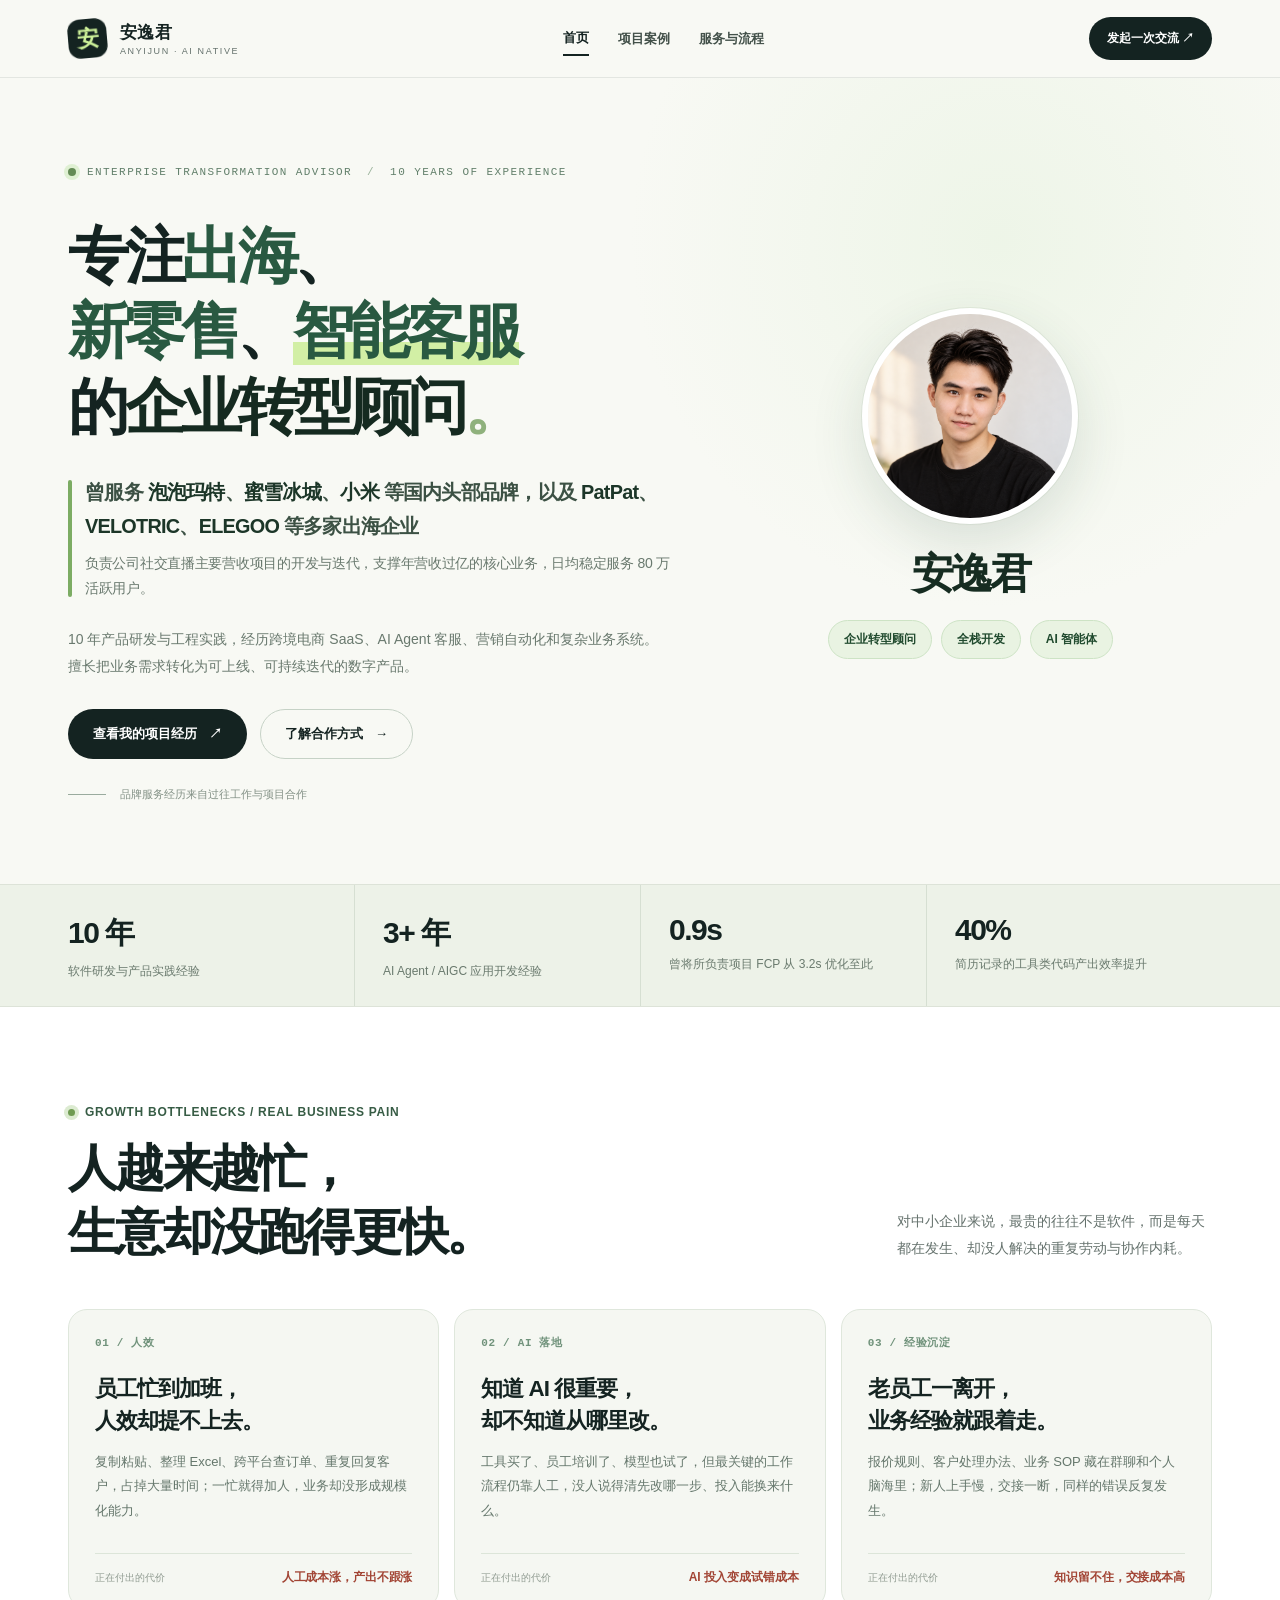
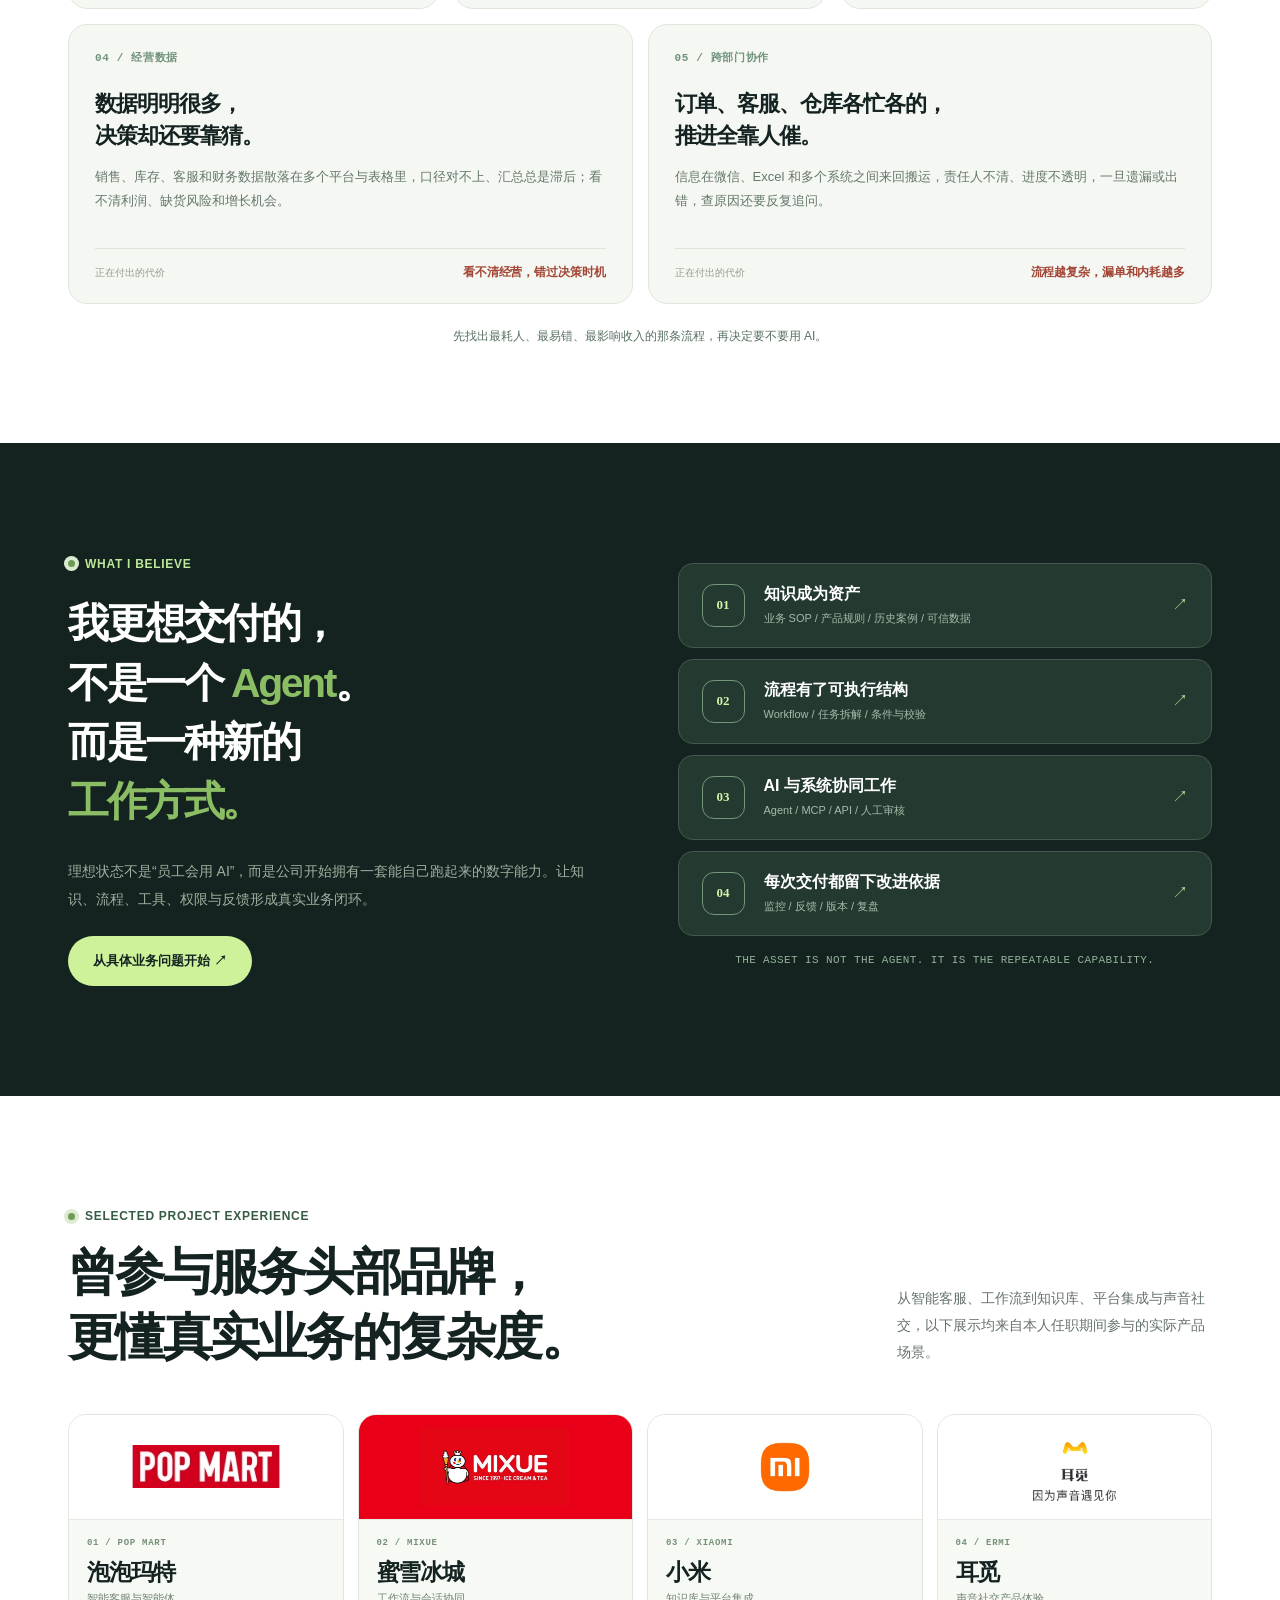
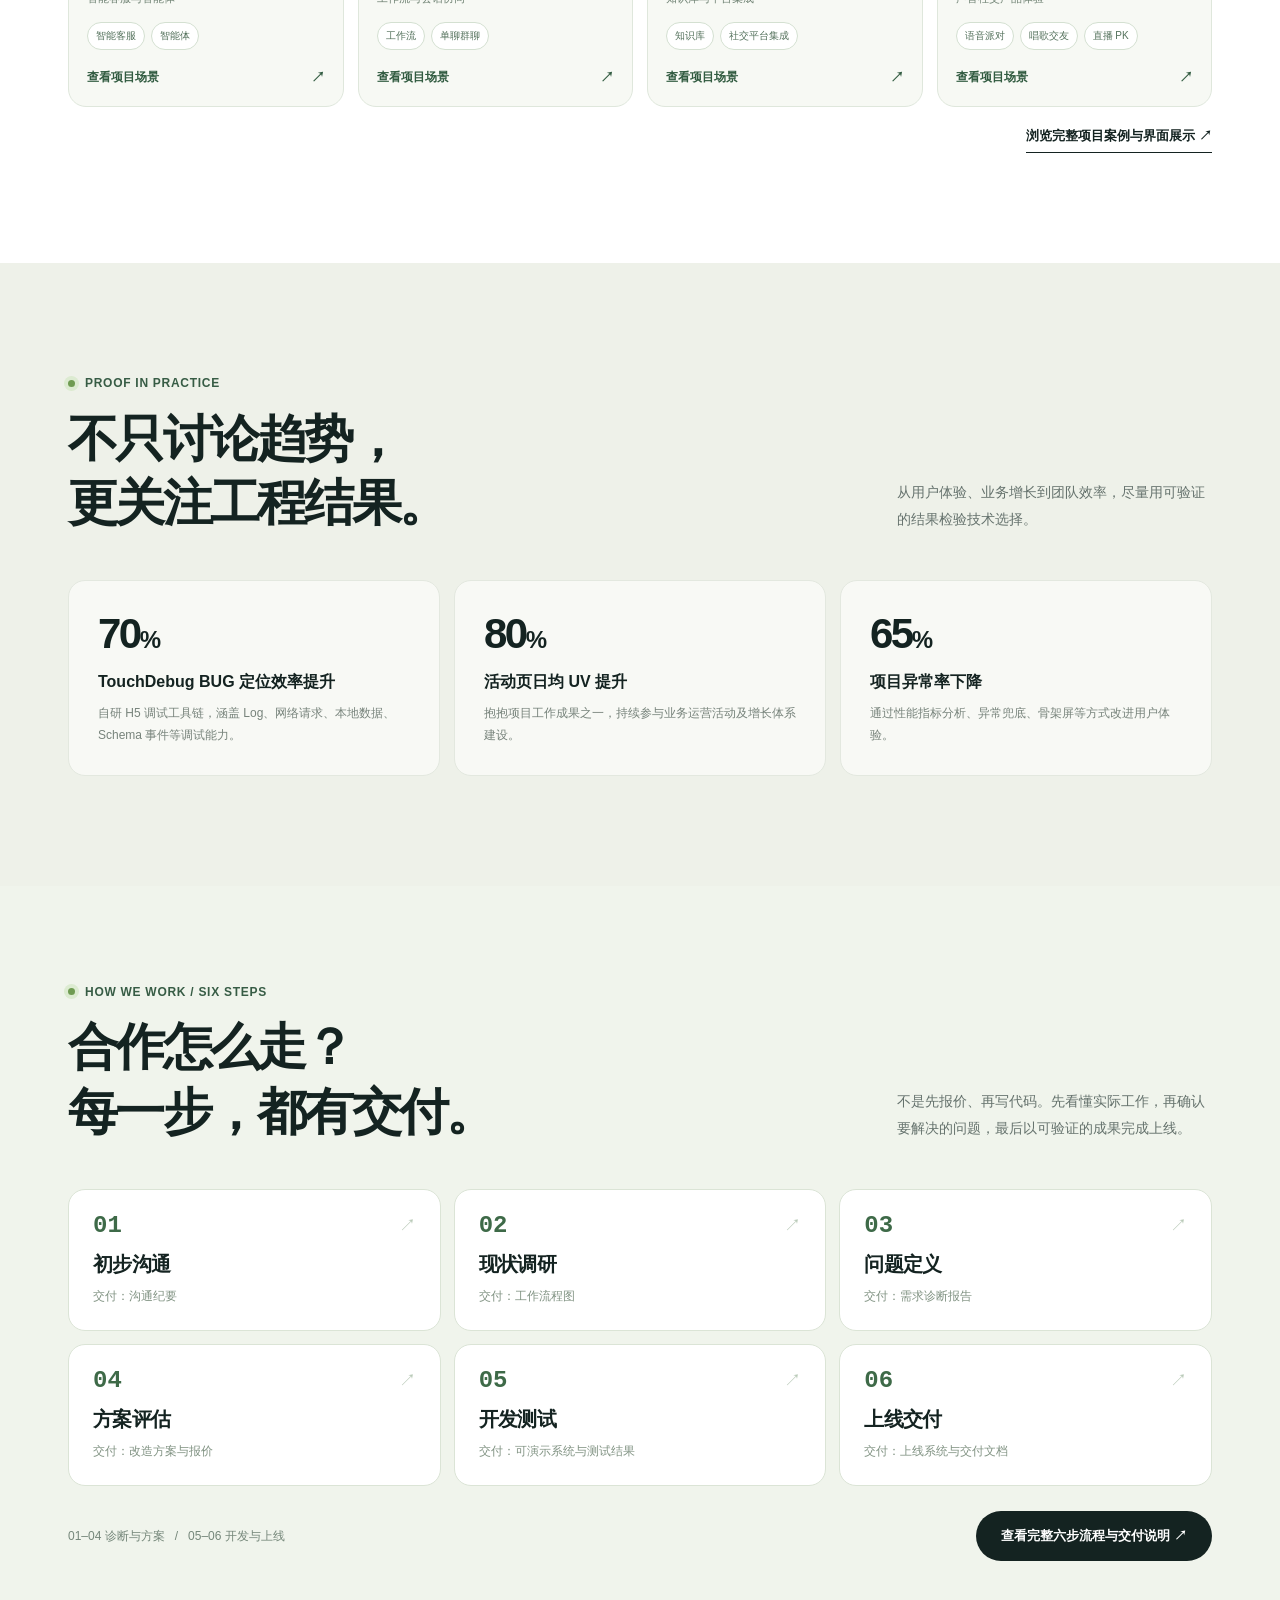
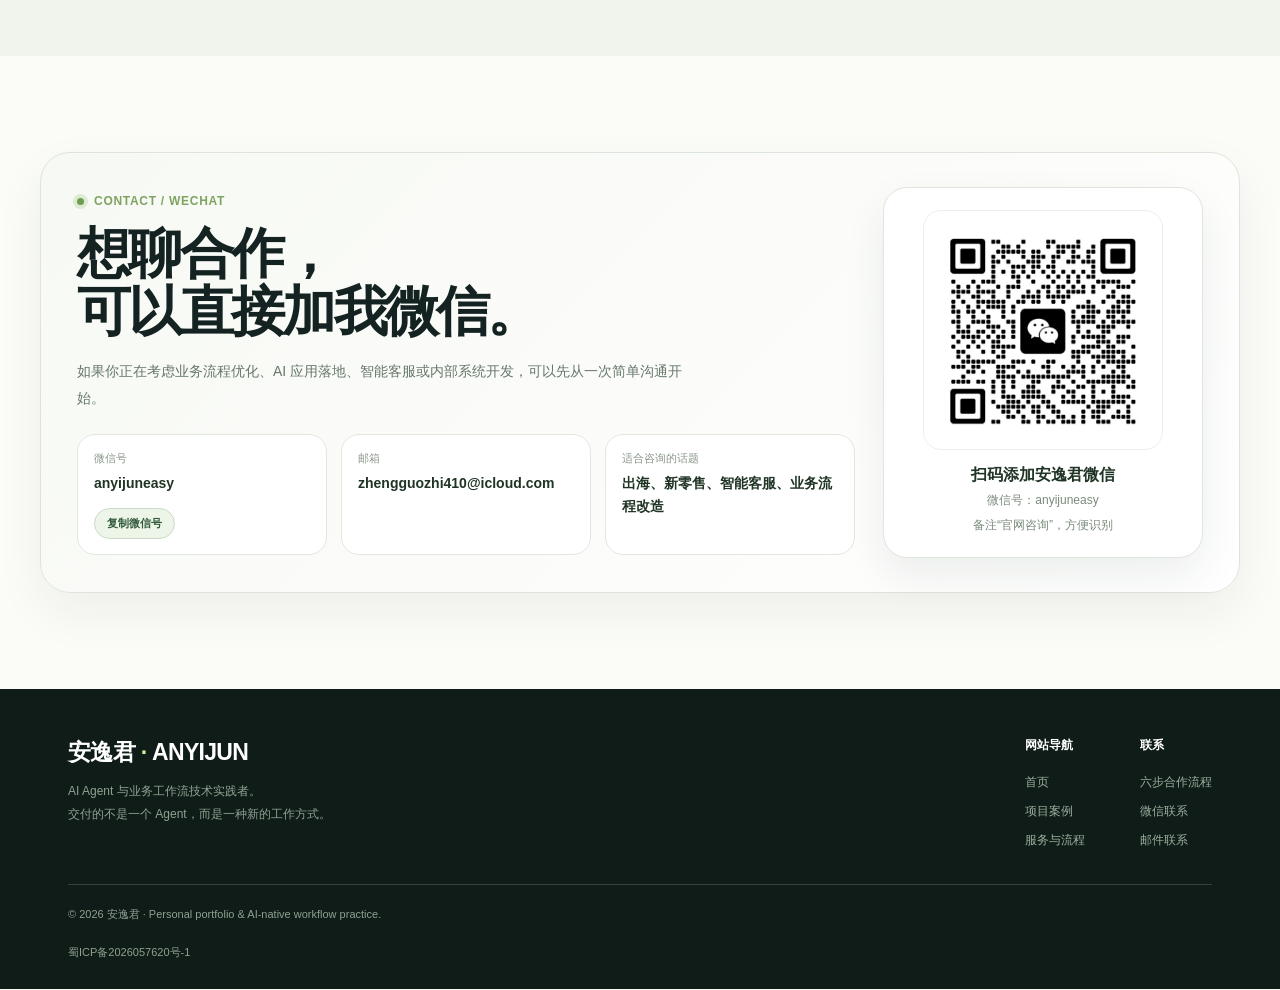
<file: index.html>
<!DOCTYPE html>

<html lang="zh-CN"><head><meta charset="utf-8"/><meta content="width=device-width,initial-scale=1" name="viewport"/>
<meta content="#f8f9f4" name="theme-color"/><meta content="安逸君，专注出海、新零售、智能客服的企业转型顾问。曾服务泡泡玛特、蜜雪冰城、小米等国内头部品牌，以及 PatPat、VELOTRIC、ELEGOO 等多家出海企业，拥有10年产品研发经验。" name="description"/>
<title>安逸君｜专注出海、新零售、智能客服的企业转型顾问</title><link href="style.css?v=20261104-contact-card-fix" rel="stylesheet"/><link href="favicon.svg" rel="icon" type="image/svg+xml"/>
</head><body>
<header class="header"><div class="container header-inner"><a aria-label="安逸君 首页" class="brand" href="index.html"><span class="brand-mark">安</span><span class="brand-word"><b>安逸君</b><small>ANYIJUN · AI NATIVE</small></span></a><nav aria-label="主导航" class="nav"><a class="active" href="index.html">首页</a><a href="cases.html">项目案例</a><a href="services.html">服务与流程</a></nav><a class="header-cta" href="mailto:zhengguozhi410@icloud.com?subject=咨询数字工作方式合作">发起一次交流 ↗</a><button aria-expanded="false" aria-label="打开导航菜单" class="menu-button" type="button">☰</button></div></header>
<main><section aria-labelledby="home-headline" class="hero hero-credentials">
<div class="container hero-grid">
<div class="hero-copy fade-up">
<div class="hero-eyebrow"><span aria-hidden="true" class="eyebrow-dot"></span><span>ENTERPRISE TRANSFORMATION ADVISOR <span class="eyebrow-divider">/</span> 10 YEARS OF EXPERIENCE</span></div>
<h1 class="hero-position-title" id="home-headline">
<span class="hero-position-line">专注<span class="position-mark">出海</span>、</span>
<span class="hero-position-line"><span class="position-mark">新零售</span>、<span class="position-mark emphasis">智能客服</span></span>
<span class="hero-position-line">的<span class="hero-position-role">企业转型顾问</span><span class="hero-position-period">。</span></span>
</h1>
<p class="hero-brand-subtitle"><span aria-hidden="true" class="subtitle-accent"></span><span><span>曾服务 <strong>泡泡玛特</strong>、<strong>蜜雪冰城</strong>、<strong>小米</strong> 等国内头部品牌，以及 <strong>PatPat</strong>、<strong>VELOTRIC</strong>、<strong>ELEGOO</strong> 等多家出海企业</span><span class="hero-brand-proof">负责公司社交直播主要营收项目的开发与迭代，支撑年营收过亿的核心业务，日均稳定服务 80 万活跃用户。</span></span></p>
<p class="hero-description">10 年产品研发与工程实践，经历跨境电商 SaaS、AI Agent 客服、营销自动化和复杂业务系统。擅长把业务需求转化为可上线、可持续迭代的数字产品。</p>
<div class="hero-actions"><a class="btn btn-dark" href="cases.html">查看我的项目经历 <span>↗</span></a><a class="btn btn-light" href="services.html">了解合作方式 <span>→</span></a></div>
<div class="hero-foot"><span class="line"></span><span>品牌服务经历来自过往工作与项目合作</span></div>
</div>
<div aria-label="安逸君个人名片" class="hero-art hero-profile-card fade-up">
  <div class="profile-panel profile-panel-minimal">
    <img alt="安逸君的个人头像" class="profile-avatar" src="assets/avatar.png" width="216" height="216" fetchpriority="high"/>
    <h2>安逸君</h2>
    <div class="profile-tags" aria-label="个人身份标签"><span>企业转型顾问</span><span>全栈开发</span><span>AI 智能体</span></div>
  </div>
</div>
</div>
</section><div class="stats-wrap"><div class="container stats"><div class="stat"><strong>10 年</strong><p>软件研发与产品实践经验</p></div><div class="stat"><strong>3+ 年</strong><p>AI Agent / AIGC 应用开发经验</p></div><div class="stat"><strong>0.9s</strong><p>曾将所负责项目 FCP 从 3.2s 优化至此</p></div><div class="stat"><strong>40%</strong><p>简历记录的工具类代码产出效率提升</p></div></div></div>
<section aria-labelledby="pain-title" class="section alt pain-section" id="pain-points"><div class="container">
<div class="section-head"><div><span class="eyebrow">GROWTH BOTTLENECKS / REAL BUSINESS PAIN</span><h2 id="pain-title">人越来越忙，<br/>生意却没跑得更快。</h2></div><p>对中小企业来说，最贵的往往不是软件，而是每天都在发生、却没人解决的重复劳动与协作内耗。</p></div>
<div class="pain-grid">
<article class="pain-card"><span class="pain-number">01 / 人效</span><h3>员工忙到加班，<br/>人效却提不上去。</h3><p>复制粘贴、整理 Excel、跨平台查订单、重复回复客户，占掉大量时间；一忙就得加人，业务却没形成规模化能力。</p><div class="pain-cost"><span>正在付出的代价</span><strong>人工成本涨，产出不跟涨</strong></div></article>
<article class="pain-card"><span class="pain-number">02 / AI 落地</span><h3>知道 AI 很重要，<br/>却不知道从哪里改。</h3><p>工具买了、员工培训了、模型也试了，但最关键的工作流程仍靠人工，没人说得清先改哪一步、投入能换来什么。</p><div class="pain-cost"><span>正在付出的代价</span><strong>AI 投入变成试错成本</strong></div></article>
<article class="pain-card"><span class="pain-number">03 / 经验沉淀</span><h3>老员工一离开，<br/>业务经验就跟着走。</h3><p>报价规则、客户处理办法、业务 SOP 藏在群聊和个人脑海里；新人上手慢，交接一断，同样的错误反复发生。</p><div class="pain-cost"><span>正在付出的代价</span><strong>知识留不住，交接成本高</strong></div></article>
<article class="pain-card"><span class="pain-number">04 / 经营数据</span><h3>数据明明很多，<br/>决策却还要靠猜。</h3><p>销售、库存、客服和财务数据散落在多个平台与表格里，口径对不上、汇总总是滞后；看不清利润、缺货风险和增长机会。</p><div class="pain-cost"><span>正在付出的代价</span><strong>看不清经营，错过决策时机</strong></div></article>
<article class="pain-card"><span class="pain-number">05 / 跨部门协作</span><h3>订单、客服、仓库各忙各的，<br/>推进全靠人催。</h3><p>信息在微信、Excel 和多个系统之间来回搬运，责任人不清、进度不透明，一旦遗漏或出错，查原因还要反复追问。</p><div class="pain-cost"><span>正在付出的代价</span><strong>流程越复杂，漏单和内耗越多</strong></div></article>
</div><p class="pain-close">先找出最耗人、最易错、最影响收入的那条流程，再决定要不要用 AI。</p>
</div></section>
<section class="section dark"><div class="container split"><div><span class="eyebrow" style="color:#bde99a">WHAT I BELIEVE</span><h2 class="big-quote" style="margin-top:23px">我更想交付的，<br/>不是一个 <span>Agent</span>。<br/>而是一种新的<br/><span>工作方式。</span></h2><p class="note">理想状态不是“员工会用 AI”，而是公司开始拥有一套能自己跑起来的数字能力。让知识、流程、工具、权限与反馈形成真实业务闭环。</p><a class="btn btn-accent" href="services.html#process" style="margin-top:9px">从具体业务问题开始 ↗</a></div><div><div class="operating-stack"><div class="stack-item"><span class="stack-ico">01</span><div><strong>知识成为资产</strong><small>业务 SOP / 产品规则 / 历史案例 / 可信数据</small></div><span class="arrow">↗</span></div><div class="stack-item"><span class="stack-ico">02</span><div><strong>流程有了可执行结构</strong><small>Workflow / 任务拆解 / 条件与校验</small></div><span class="arrow">↗</span></div><div class="stack-item"><span class="stack-ico">03</span><div><strong>AI 与系统协同工作</strong><small>Agent / MCP / API / 人工审核</small></div><span class="arrow">↗</span></div><div class="stack-item"><span class="stack-ico">04</span><div><strong>每次交付都留下改进依据</strong><small>监控 / 反馈 / 版本 / 复盘</small></div><span class="arrow">↗</span></div></div><p class="stack-footer mono">THE ASSET IS NOT THE AGENT. IT IS THE REPEATABLE CAPABILITY.</p></div></div></section>
<section class="section alt brand-experience-section" id="selected-work"><div class="container"><div class="section-head"><div><span class="eyebrow">BRANDS I'VE WORKED WITH</span><h2>曾参与服务头部品牌，<br/>更懂真实业务的复杂度。</h2></div><p>泡泡玛特、蜜雪冰城、小米的品牌服务经历。具体项目、个人职责与可公开成果将在资料核实后补充。</p></div><div class="brand-case-grid"><article class="brand-case" id="popmart-card"><div class="brand-case-top"><span class="brand-case-index">01 / BRAND EXPERIENCE</span><span class="pending-tag">项目细节待补充</span></div><div class="brand-logo-frame"><img alt="泡泡玛特 POP MART 品牌标识" loading="lazy" src="assets/logos/popmart.svg"/></div><div class="brand-case-body"><h3>泡泡玛特<small>POP MART</small></h3><p class="brand-category">潮流文化 / 品牌数字业务</p><div class="brand-placeholder"><div><span>参与项目</span><strong>待补充具体项目名称</strong></div><div><span>承担角色 / 交付成果</span><strong>待补充本人实际职责与产出</strong></div><div><span>业务结果</span><strong>待补充可公开的量化成果</strong></div></div><a class="brand-details" href="cases.html#brand-popmart">查看预留的案例详情 <span aria-hidden="true">↗</span></a></div></article><article class="brand-case" id="mixue-card"><div class="brand-case-top"><span class="brand-case-index">02 / BRAND EXPERIENCE</span><span class="pending-tag">项目细节待补充</span></div><div class="brand-logo-frame"><img alt="蜜雪冰城 MIXUE 品牌标识" loading="lazy" src="assets/logos/mixue.svg"/></div><div class="brand-case-body"><h3>蜜雪冰城<small>MIXUE</small></h3><p class="brand-category">新零售 / 连锁品牌</p><div class="brand-placeholder"><div><span>参与项目</span><strong>待补充具体项目名称</strong></div><div><span>承担角色 / 交付成果</span><strong>待补充本人实际职责与产出</strong></div><div><span>业务结果</span><strong>待补充可公开的量化成果</strong></div></div><a class="brand-details" href="cases.html#brand-mixue">查看预留的案例详情 <span aria-hidden="true">↗</span></a></div></article><article class="brand-case" id="xiaomi-card"><div class="brand-case-top"><span class="brand-case-index">03 / BRAND EXPERIENCE</span><span class="pending-tag">项目细节待补充</span></div><div class="brand-logo-frame"><img alt="小米 XIAOMI 品牌标识" loading="lazy" src="assets/logos/xiaomi.svg"/></div><div class="brand-case-body"><h3>小米<small>XIAOMI</small></h3><p class="brand-category">科技品牌 / 互联网业务</p><div class="brand-placeholder"><div><span>参与项目</span><strong>待补充具体项目名称</strong></div><div><span>承担角色 / 交付成果</span><strong>待补充本人实际职责与产出</strong></div><div><span>业务结果</span><strong>待补充可公开的量化成果</strong></div></div><a class="brand-details" href="cases.html#brand-xiaomi">查看预留的案例详情 <span aria-hidden="true">↗</span></a></div></article></div><div class="brand-case-note"><span>说明</span> 此处展示个人过往品牌服务经历，不代表品牌对本人当前独立开发服务的官方推荐或背书；项目成果暂未发布，避免推测或夸大。</div><div class="brand-after"><a class="section-link" href="cases.html">浏览其他可公开的任职项目经历 ↗</a></div></div></section>
<section class="section alt brand-experience-section home-current-projects">
  <div class="container">
    <div class="section-head">
      <div><span class="eyebrow">SELECTED PROJECT EXPERIENCE</span><h2>曾参与服务头部品牌，<br/>更懂真实业务的复杂度。</h2></div>
      <p>从智能客服、工作流到知识库、平台集成与声音社交，以下展示均来自本人任职期间参与的实际产品场景。</p>
    </div>
    <div class="home-project-grid">
      <article class="home-project-card">
        <div class="home-project-logo"><img alt="泡泡玛特 POP MART 标识" loading="lazy" src="assets/cases/codex-clipboard-abf57e0c-abf8-4865-b0b7-8527e98d894c.jpg"/></div>
        <div><span class="home-project-index">01 / POP MART</span><h3>泡泡玛特</h3><p>智能客服与智能体</p><div class="home-project-tags"><span>智能客服</span><span>智能体</span></div><a href="cases.html#popmart">查看项目场景 <b>↗</b></a></div>
      </article>
      <article class="home-project-card">
        <div class="home-project-logo mixue-home-logo"><img alt="蜜雪冰城 MIXUE 标识" loading="lazy" src="assets/cases/codex-clipboard-7366ca5c-7fef-4bba-8f79-ba6876b18986.jpg"/></div>
        <div><span class="home-project-index">02 / MIXUE</span><h3>蜜雪冰城</h3><p>工作流与会话协同</p><div class="home-project-tags"><span>工作流</span><span>单聊群聊</span></div><a href="cases.html#mixue">查看项目场景 <b>↗</b></a></div>
      </article>
      <article class="home-project-card">
        <div class="home-project-logo"><img alt="小米 MI 标识" loading="lazy" src="assets/cases/codex-clipboard-9abcec29-0a0a-4b87-bc4f-4b4b221f1564.jpg"/></div>
        <div><span class="home-project-index">03 / XIAOMI</span><h3>小米</h3><p>知识库与平台集成</p><div class="home-project-tags"><span>知识库</span><span>社交平台集成</span></div><a href="cases.html#xiaomi">查看项目场景 <b>↗</b></a></div>
      </article>
      <article class="home-project-card">
        <div class="home-project-logo"><img alt="耳觅标识" loading="lazy" src="assets/cases/codex-clipboard-81f59aa1-76d2-44b6-83b0-846f90198cfe.jpg"/></div>
        <div><span class="home-project-index">04 / ERMI</span><h3>耳觅</h3><p>声音社交产品体验</p><div class="home-project-tags"><span>语音派对</span><span>唱歌交友</span><span>直播 PK</span></div><a href="cases.html#ermi">查看项目场景 <b>↗</b></a></div>
      </article>
    </div>
    <div class="brand-after"><a class="section-link" href="cases.html">浏览完整项目案例与界面展示 ↗</a></div>
  </div>
</section>
<section class="section sand">
<div class="container"><div class="section-head"><div><span class="eyebrow">PROOF IN PRACTICE</span><h2>不只讨论趋势，<br/>更关注工程结果。</h2></div><p>从用户体验、业务增长到团队效率，尽量用可验证的结果检验技术选择。</p></div><div class="proof"><div class="proof-tile"><div class="metric">70<span style="font-size:24px">%</span></div><h4>TouchDebug BUG 定位效率提升</h4><p>自研 H5 调试工具链，涵盖 Log、网络请求、本地数据、Schema 事件等调试能力。</p></div><div class="proof-tile"><div class="metric">80<span style="font-size:24px">%</span></div><h4>活动页日均 UV 提升</h4><p>抱抱项目工作成果之一，持续参与业务运营活动及增长体系建设。</p></div><div class="proof-tile"><div class="metric">65<span style="font-size:24px">%</span></div><h4>项目异常率下降</h4><p>通过性能指标分析、异常兜底、骨架屏等方式改进用户体验。</p></div></div></div></section>
<section class="section home-process" id="how-we-work"><div class="container"><div class="section-head home-process-title"><div><span class="eyebrow">HOW WE WORK / SIX STEPS</span><h2>合作怎么走？<br/>每一步，都有交付。</h2></div><p>不是先报价、再写代码。先看懂实际工作，再确认要解决的问题，最后以可验证的成果完成上线。</p></div><div class="quick-process-grid"><div class="quick-process-card"><span class="quick-step-index">01<span class="step-arrow">↗</span></span><h3>初步沟通</h3><p>交付：沟通纪要</p></div><div class="quick-process-card"><span class="quick-step-index">02<span class="step-arrow">↗</span></span><h3>现状调研</h3><p>交付：工作流程图</p></div><div class="quick-process-card"><span class="quick-step-index">03<span class="step-arrow">↗</span></span><h3>问题定义</h3><p>交付：需求诊断报告</p></div><div class="quick-process-card"><span class="quick-step-index">04<span class="step-arrow">↗</span></span><h3>方案评估</h3><p>交付：改造方案与报价</p></div><div class="quick-process-card"><span class="quick-step-index">05<span class="step-arrow">↗</span></span><h3>开发测试</h3><p>交付：可演示系统与测试结果</p></div><div class="quick-process-card"><span class="quick-step-index">06<span class="step-arrow">↗</span></span><h3>上线交付</h3><p>交付：上线系统与交付文档</p></div></div><div class="quick-process-bottom"><span>01–04 诊断与方案   /   05–06 开发与上线</span><a class="btn btn-dark" href="services.html#process">查看完整六步流程与交付说明 ↗</a></div></div></section></main>
<section class="contact-section" id="contact">
<div class="container contact-card">
<div class="contact-copy">
<span class="eyebrow" style="color:#7ea45f">CONTACT / WECHAT</span>
<h2>想聊合作，<br/>可以直接加我微信。</h2>
<p>如果你正在考虑业务流程优化、AI 应用落地、智能客服或内部系统开发，可以先从一次简单沟通开始。</p>
<div class="contact-items">
<div class="contact-item"><span>微信号</span><strong>anyijuneasy</strong><button class="copy-wechat" type="button" data-copy-wechat>复制微信号</button></div>
<div class="contact-item"><span>邮箱</span><strong>zhengguozhi410@icloud.com</strong></div>
<div class="contact-item"><span>适合咨询的话题</span><strong>出海、新零售、智能客服、业务流程改造</strong></div>
</div>
</div>
<div class="contact-qr-card">
<img alt="安逸君本人微信二维码" class="contact-qr" loading="lazy" src="assets/wechat-qr.png"/>
<div class="contact-qr-meta"><strong>扫码添加安逸君微信</strong><span>微信号：anyijuneasy</span><span>备注“官网咨询”，方便识别</span></div>
</div>
</div>
</section>
<footer class="footer"><div class="container"><div class="footer-grid"><div><div class="footer-brand">安逸君 <span style="color:#cef29a">·</span> ANYIJUN</div><p>AI Agent 与业务工作流技术实践者。<br/>交付的不是一个 Agent，而是一种新的工作方式。</p></div><div class="footer-links"><div><strong>网站导航</strong><a href="index.html">首页</a><a href="cases.html">项目案例</a><a href="services.html">服务与流程</a></div><div><strong>联系</strong><a href="services.html#process">六步合作流程</a><a href="index.html#contact">微信联系</a><a href="mailto:zhengguozhi410@icloud.com">邮件联系</a></div></div></div><div class="footer-bottom"><span>© 2026 安逸君 · Personal portfolio &amp; AI-native workflow practice.</span><span>经历与数据来自个人简历。任职项目不代表独立商业交付。</span></div></div></footer><script defer="" src="main.js"></script></body></html>
</file>
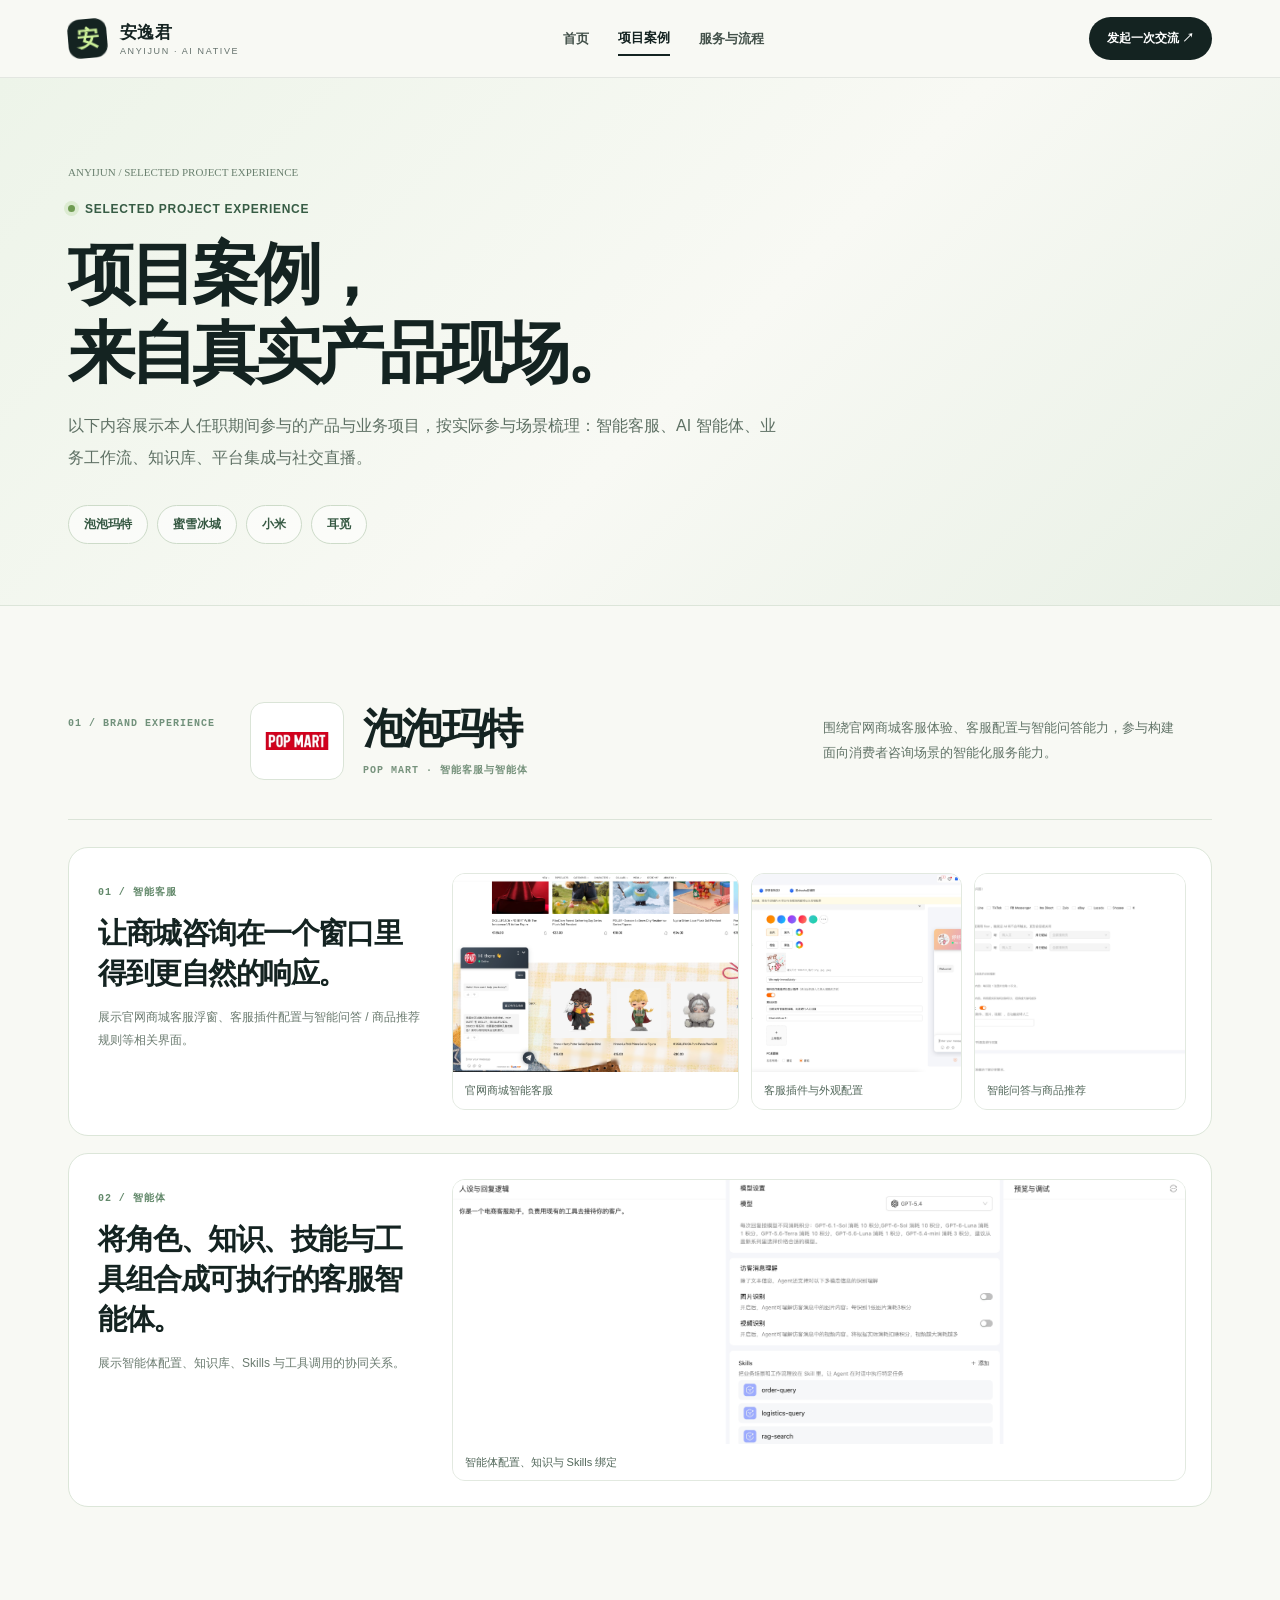
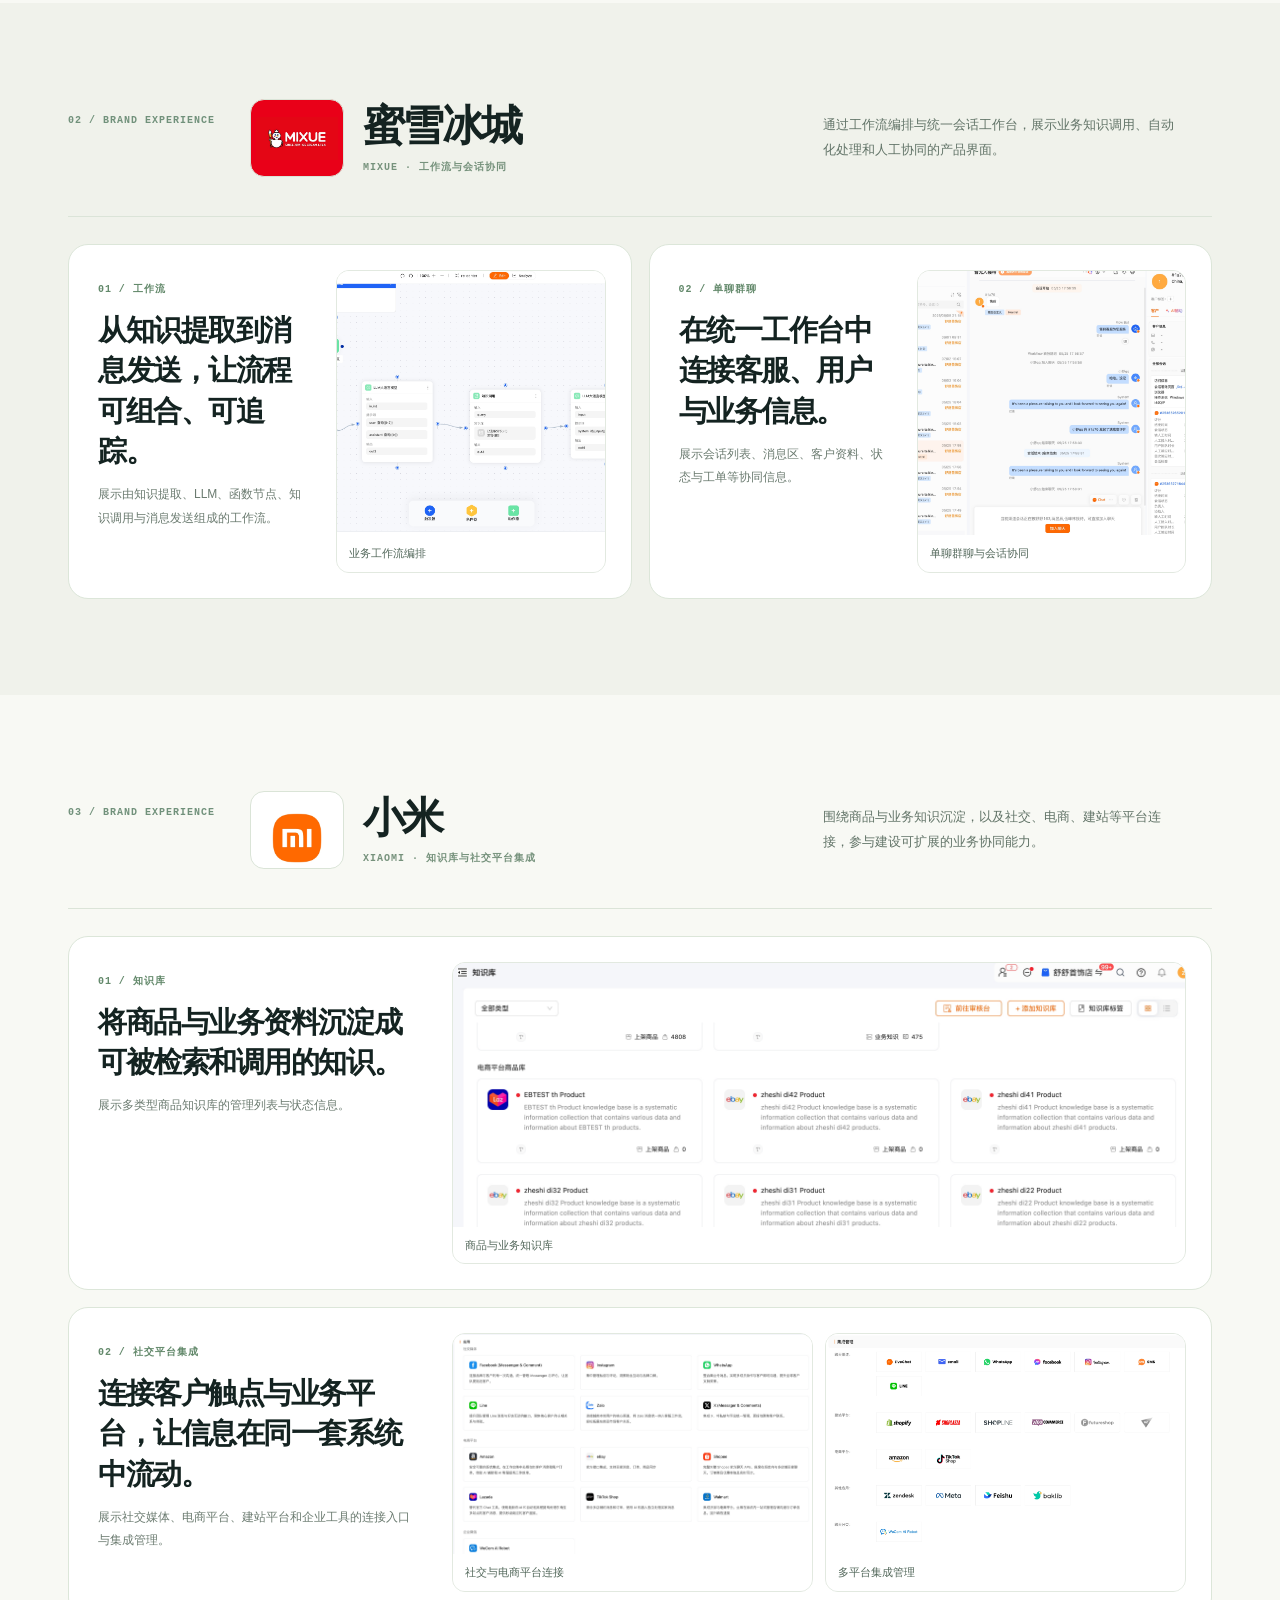
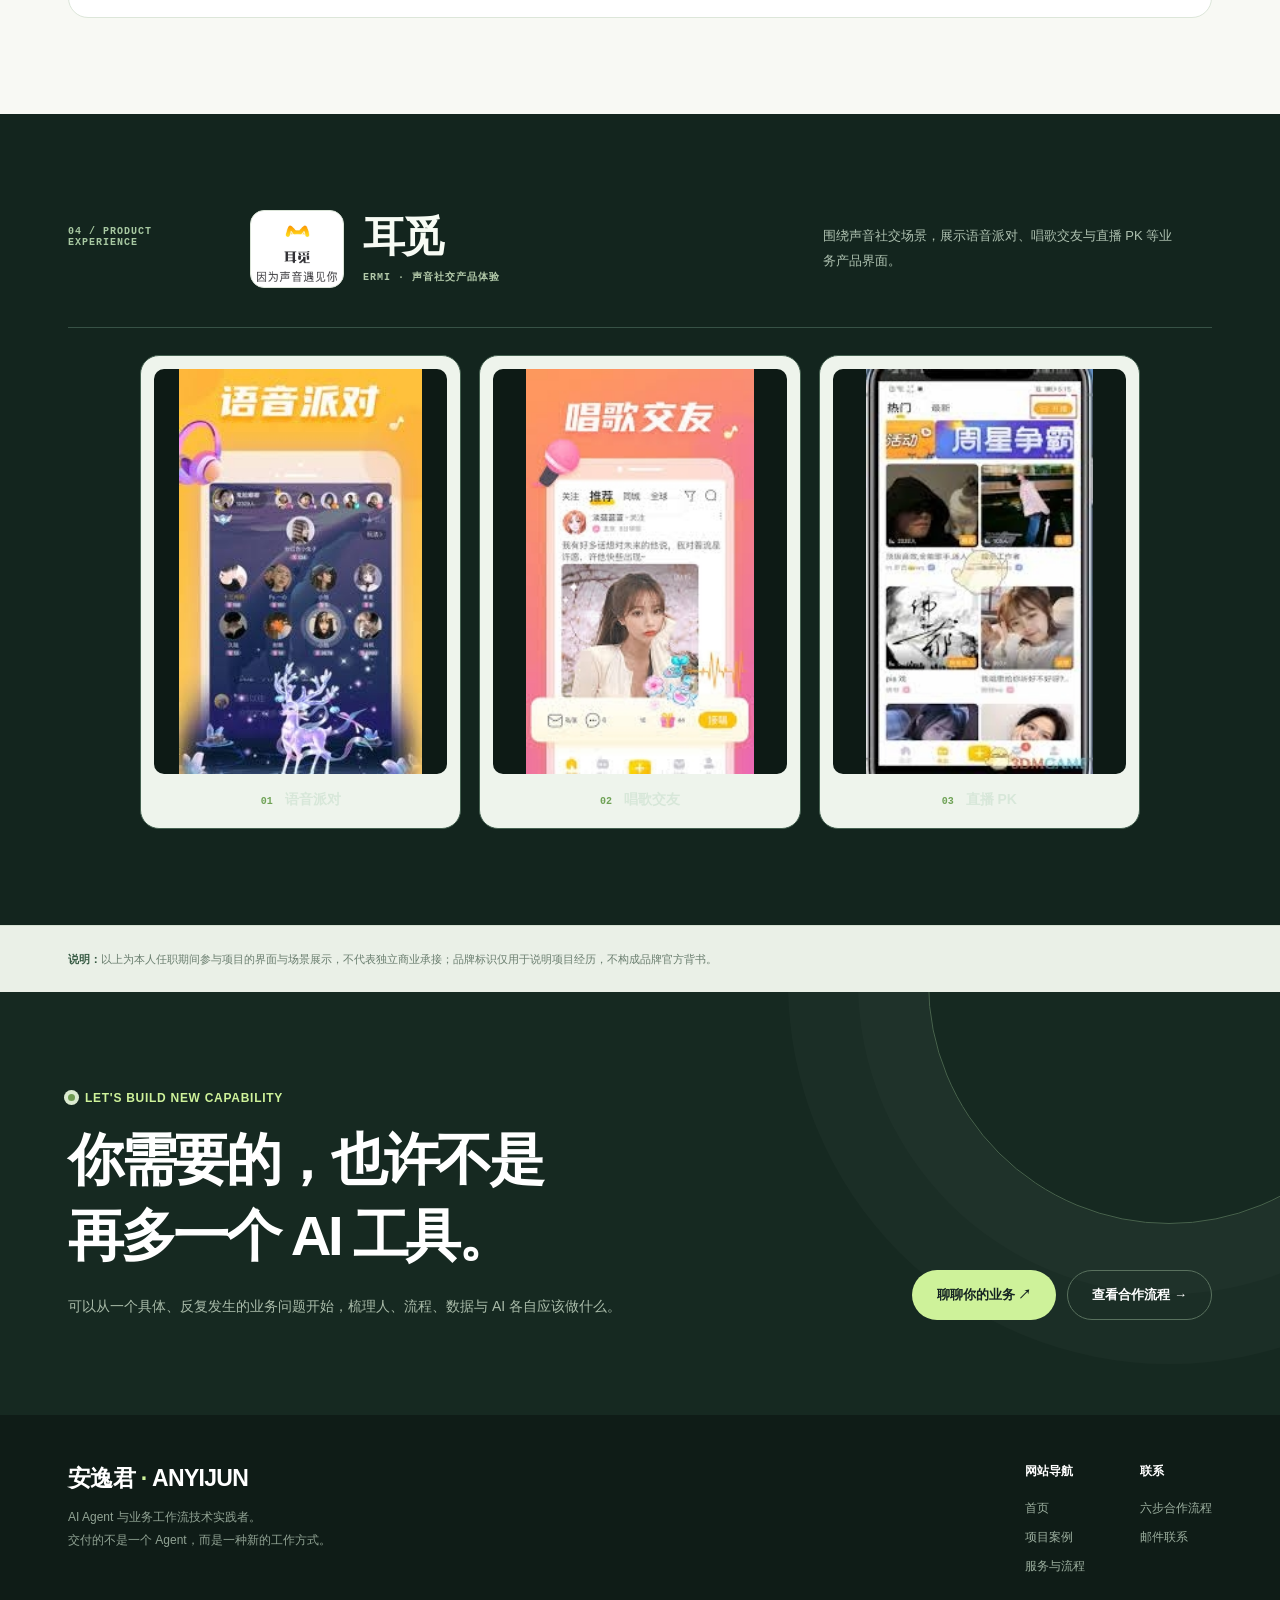
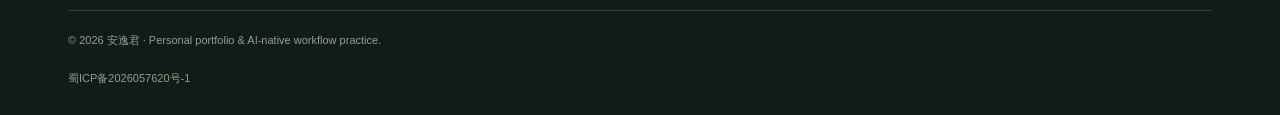
<file: cases.html>
<!DOCTYPE html>
<html lang="zh-CN">
<head>
  <meta charset="utf-8"/>
  <meta content="width=device-width,initial-scale=1" name="viewport"/>
  <meta content="#f8f9f4" name="theme-color"/>
  <meta content="安逸君的项目案例：泡泡玛特智能客服与智能体、蜜雪冰城工作流与会话、小米知识库与社交平台集成、耳觅声音社交产品。" name="description"/>
  <title>项目案例 · 安逸君</title>
  <link href="style.css?v=20261104-contact-card-fix" rel="stylesheet"/>
  <link href="favicon.svg" rel="icon" type="image/svg+xml"/>
</head>
<body class="cases-page">
  <header class="header">
    <div class="container header-inner">
      <a aria-label="安逸君 首页" class="brand" href="index.html"><span class="brand-mark">安</span><span class="brand-word"><b>安逸君</b><small>ANYIJUN · AI NATIVE</small></span></a>
      <nav aria-label="主导航" class="nav"><a href="index.html">首页</a><a class="active" href="cases.html">项目案例</a><a href="services.html">服务与流程</a></nav>
      <a class="header-cta" href="mailto:zhengguozhi410@icloud.com?subject=咨询数字工作方式合作">发起一次交流 ↗</a>
      <button aria-expanded="false" aria-label="打开导航菜单" class="menu-button" type="button">☰</button>
    </div>
  </header>

  <main>
    <section class="case-page-head">
      <div class="container">
        <div class="bread">ANYIJUN / SELECTED PROJECT EXPERIENCE</div>
        <span class="eyebrow">SELECTED PROJECT EXPERIENCE</span>
        <h1>项目案例，<br/>来自真实产品现场。</h1>
        <p>以下内容展示本人任职期间参与的产品与业务项目，按实际参与场景梳理：智能客服、AI 智能体、业务工作流、知识库、平台集成与社交直播。</p>
        <nav aria-label="案例快速导航" class="case-anchor-nav"><a href="#popmart">泡泡玛特</a><a href="#mixue">蜜雪冰城</a><a href="#xiaomi">小米</a><a href="#ermi">耳觅</a></nav>
      </div>
    </section>

    <section class="case-showcase" id="popmart">
      <div class="container">
        <div class="case-brand-heading">
          <div class="case-sequence">01 / BRAND EXPERIENCE</div>
          <div class="case-brand-title"><div class="case-logo popmart-logo"><img alt="泡泡玛特 POP MART 标识" src="assets/cases/codex-clipboard-abf57e0c-abf8-4865-b0b7-8527e98d894c.jpg"/></div><div><h2>泡泡玛特</h2><p>POP MART · 智能客服与智能体</p></div></div>
          <p class="case-brand-note">围绕官网商城客服体验、客服配置与智能问答能力，参与构建面向消费者咨询场景的智能化服务能力。</p>
        </div>

        <div class="case-work-list">
          <article class="case-work-card">
            <div class="case-work-copy"><span>01 / 智能客服</span><h3>让商城咨询在一个窗口里得到更自然的响应。</h3><p>展示官网商城客服浮窗、客服插件配置与智能问答 / 商品推荐规则等相关界面。</p></div>
            <div class="case-media-grid three-up">
              <figure class="case-media wide"><img alt="泡泡玛特官网智能客服界面" loading="lazy" src="assets/cases/codex-clipboard-5da320c8-f596-43cd-b9b8-d24b5c7c1d49.jpg"/><figcaption>官网商城智能客服</figcaption></figure>
              <figure class="case-media"><img alt="智能客服外观配置界面" loading="lazy" src="assets/cases/codex-clipboard-45577457-9093-4364-81d1-f10c32c5a5b8.jpg"/><figcaption>客服插件与外观配置</figcaption></figure>
              <figure class="case-media"><img alt="智能问答与商品推荐配置" loading="lazy" src="assets/cases/codex-clipboard-8c77d2b1-5732-46a5-93df-b4ed0828775a.jpg"/><figcaption>智能问答与商品推荐</figcaption></figure>
            </div>
          </article>

          <article class="case-work-card compact-work">
            <div class="case-work-copy"><span>02 / 智能体</span><h3>将角色、知识、技能与工具组合成可执行的客服智能体。</h3><p>展示智能体配置、知识库、Skills 与工具调用的协同关系。</p></div>
            <div class="case-media-grid single-up"><figure class="case-media"><img alt="智能体角色与回复逻辑配置界面" loading="lazy" src="assets/cases/codex-clipboard-db90de4c-078a-4df8-ab34-2ebd9774405b.jpg"/><figcaption>智能体配置、知识与 Skills 绑定</figcaption></figure></div>
          </article>
        </div>
      </div>
    </section>

    <section class="case-showcase tone-sand" id="mixue">
      <div class="container">
        <div class="case-brand-heading">
          <div class="case-sequence">02 / BRAND EXPERIENCE</div>
          <div class="case-brand-title"><div class="case-logo mixue-logo"><img alt="蜜雪冰城 MIXUE 标识" src="assets/cases/codex-clipboard-7366ca5c-7fef-4bba-8f79-ba6876b18986.jpg"/></div><div><h2>蜜雪冰城</h2><p>MIXUE · 工作流与会话协同</p></div></div>
          <p class="case-brand-note">通过工作流编排与统一会话工作台，展示业务知识调用、自动化处理和人工协同的产品界面。</p>
        </div>

        <div class="case-work-list two-columns">
          <article class="case-work-card compact-work"><div class="case-work-copy"><span>01 / 工作流</span><h3>从知识提取到消息发送，让流程可组合、可追踪。</h3><p>展示由知识提取、LLM、函数节点、知识调用与消息发送组成的工作流。</p></div><div class="case-media-grid single-up"><figure class="case-media"><img alt="蜜雪冰城工作流编辑器" loading="lazy" src="assets/cases/codex-clipboard-ac18a9ad-ceed-43f2-bf8f-98af8992c6cc.jpg"/><figcaption>业务工作流编排</figcaption></figure></div></article>
          <article class="case-work-card compact-work"><div class="case-work-copy"><span>02 / 单聊群聊</span><h3>在统一工作台中连接客服、用户与业务信息。</h3><p>展示会话列表、消息区、客户资料、状态与工单等协同信息。</p></div><div class="case-media-grid single-up"><figure class="case-media"><img alt="蜜雪冰城单聊群聊工作台" loading="lazy" src="assets/cases/codex-clipboard-62f43862-3f27-4aa4-9349-51db72958bc9.jpg"/><figcaption>单聊群聊与会话协同</figcaption></figure></div></article>
        </div>
      </div>
    </section>

    <section class="case-showcase" id="xiaomi">
      <div class="container">
        <div class="case-brand-heading">
          <div class="case-sequence">03 / BRAND EXPERIENCE</div>
          <div class="case-brand-title"><div class="case-logo xiaomi-logo"><img alt="小米 MI 标识" src="assets/cases/codex-clipboard-9abcec29-0a0a-4b87-bc4f-4b4b221f1564.jpg"/></div><div><h2>小米</h2><p>XIAOMI · 知识库与社交平台集成</p></div></div>
          <p class="case-brand-note">围绕商品与业务知识沉淀，以及社交、电商、建站等平台连接，参与建设可扩展的业务协同能力。</p>
        </div>

        <div class="case-work-list">
          <article class="case-work-card compact-work"><div class="case-work-copy"><span>01 / 知识库</span><h3>将商品与业务资料沉淀成可被检索和调用的知识。</h3><p>展示多类型商品知识库的管理列表与状态信息。</p></div><div class="case-media-grid single-up"><figure class="case-media"><img alt="小米商品知识库管理界面" loading="lazy" src="assets/cases/codex-clipboard-a26180dd-5733-4e5f-b057-191c3e648c71.jpg"/><figcaption>商品与业务知识库</figcaption></figure></div></article>
          <article class="case-work-card"><div class="case-work-copy"><span>02 / 社交平台集成</span><h3>连接客户触点与业务平台，让信息在同一套系统中流动。</h3><p>展示社交媒体、电商平台、建站平台和企业工具的连接入口与集成管理。</p></div><div class="case-media-grid two-up"><figure class="case-media"><img alt="社交媒体和电商平台应用入口" loading="lazy" src="assets/cases/codex-clipboard-da866a67-10fa-44fd-9e0c-a76dc28fe2a4.jpg"/><figcaption>社交与电商平台连接</figcaption></figure><figure class="case-media"><img alt="平台集成管理页面" loading="lazy" src="assets/cases/codex-clipboard-16561d67-4796-4868-b508-6a1394ebc8ff.jpg"/><figcaption>多平台集成管理</figcaption></figure></div></article>
        </div>
      </div>
    </section>

    <section class="case-showcase tone-dark" id="ermi">
      <div class="container">
        <div class="case-brand-heading dark-heading">
          <div class="case-sequence">04 / PRODUCT EXPERIENCE</div>
          <div class="case-brand-title"><div class="case-logo ermi-logo"><img alt="耳觅标识" src="assets/cases/codex-clipboard-81f59aa1-76d2-44b6-83b0-846f90198cfe.jpg"/></div><div><h2>耳觅</h2><p>ERMI · 声音社交产品体验</p></div></div>
          <p class="case-brand-note">围绕声音社交场景，展示语音派对、唱歌交友与直播 PK 等业务产品界面。</p>
        </div>
        <div class="ermi-media-grid">
          <figure class="case-media phone-shot"><img alt="耳觅语音派对" loading="lazy" src="assets/cases/codex-clipboard-103ffe16-16a6-42b9-b942-07e877039064.jpg"/><figcaption><b>01</b> 语音派对</figcaption></figure>
          <figure class="case-media phone-shot"><img alt="耳觅唱歌交友" loading="lazy" src="assets/cases/codex-clipboard-339990c7-c1bc-458f-b375-e6c0a7d18a61.jpg"/><figcaption><b>02</b> 唱歌交友</figcaption></figure>
          <figure class="case-media phone-shot"><img alt="耳觅直播 PK" loading="lazy" src="assets/cases/codex-clipboard-44bdae6a-2898-41ae-b93a-770c64e6eb00.jpg"/><figcaption><b>03</b> 直播 PK</figcaption></figure>
        </div>
      </div>
    </section>

    <section class="case-disclaimer"><div class="container"><p><strong>说明：</strong>以上为本人任职期间参与项目的界面与场景展示，不代表独立商业承接；品牌标识仅用于说明项目经历，不构成品牌官方背书。</p></div></section>
  </main>

  <section class="cta-section"><div class="container cta-inner"><div><span class="eyebrow" style="color:#cef29a">LET'S BUILD NEW CAPABILITY</span><h2>你需要的，也许不是<br/>再多一个 AI 工具。</h2><p>可以从一个具体、反复发生的业务问题开始，梳理人、流程、数据与 AI 各自应该做什么。</p></div><div class="cta-btns"><a class="btn btn-accent" href="mailto:zhengguozhi410@icloud.com?subject=聊聊我的业务工作流">聊聊你的业务 ↗</a><a class="btn" href="services.html#process" style="border-color:#59715e;color:white">查看合作流程 →</a></div></div></section>
  <footer class="footer"><div class="container"><div class="footer-grid"><div><div class="footer-brand">安逸君 <span style="color:#cef29a">·</span> ANYIJUN</div><p>AI Agent 与业务工作流技术实践者。<br/>交付的不是一个 Agent，而是一种新的工作方式。</p></div><div class="footer-links"><div><strong>网站导航</strong><a href="index.html">首页</a><a href="cases.html">项目案例</a><a href="services.html">服务与流程</a></div><div><strong>联系</strong><a href="services.html#process">六步合作流程</a><a href="mailto:zhengguozhi410@icloud.com">邮件联系</a></div></div></div><div class="footer-bottom"><span>© 2026 安逸君 · Personal portfolio &amp; AI-native workflow practice.</span><span>经历与数据来自个人简历。任职项目不代表独立商业交付。</span></div></div></footer>
  <script defer="" src="main.js"></script>
</body>
</html>
</file>
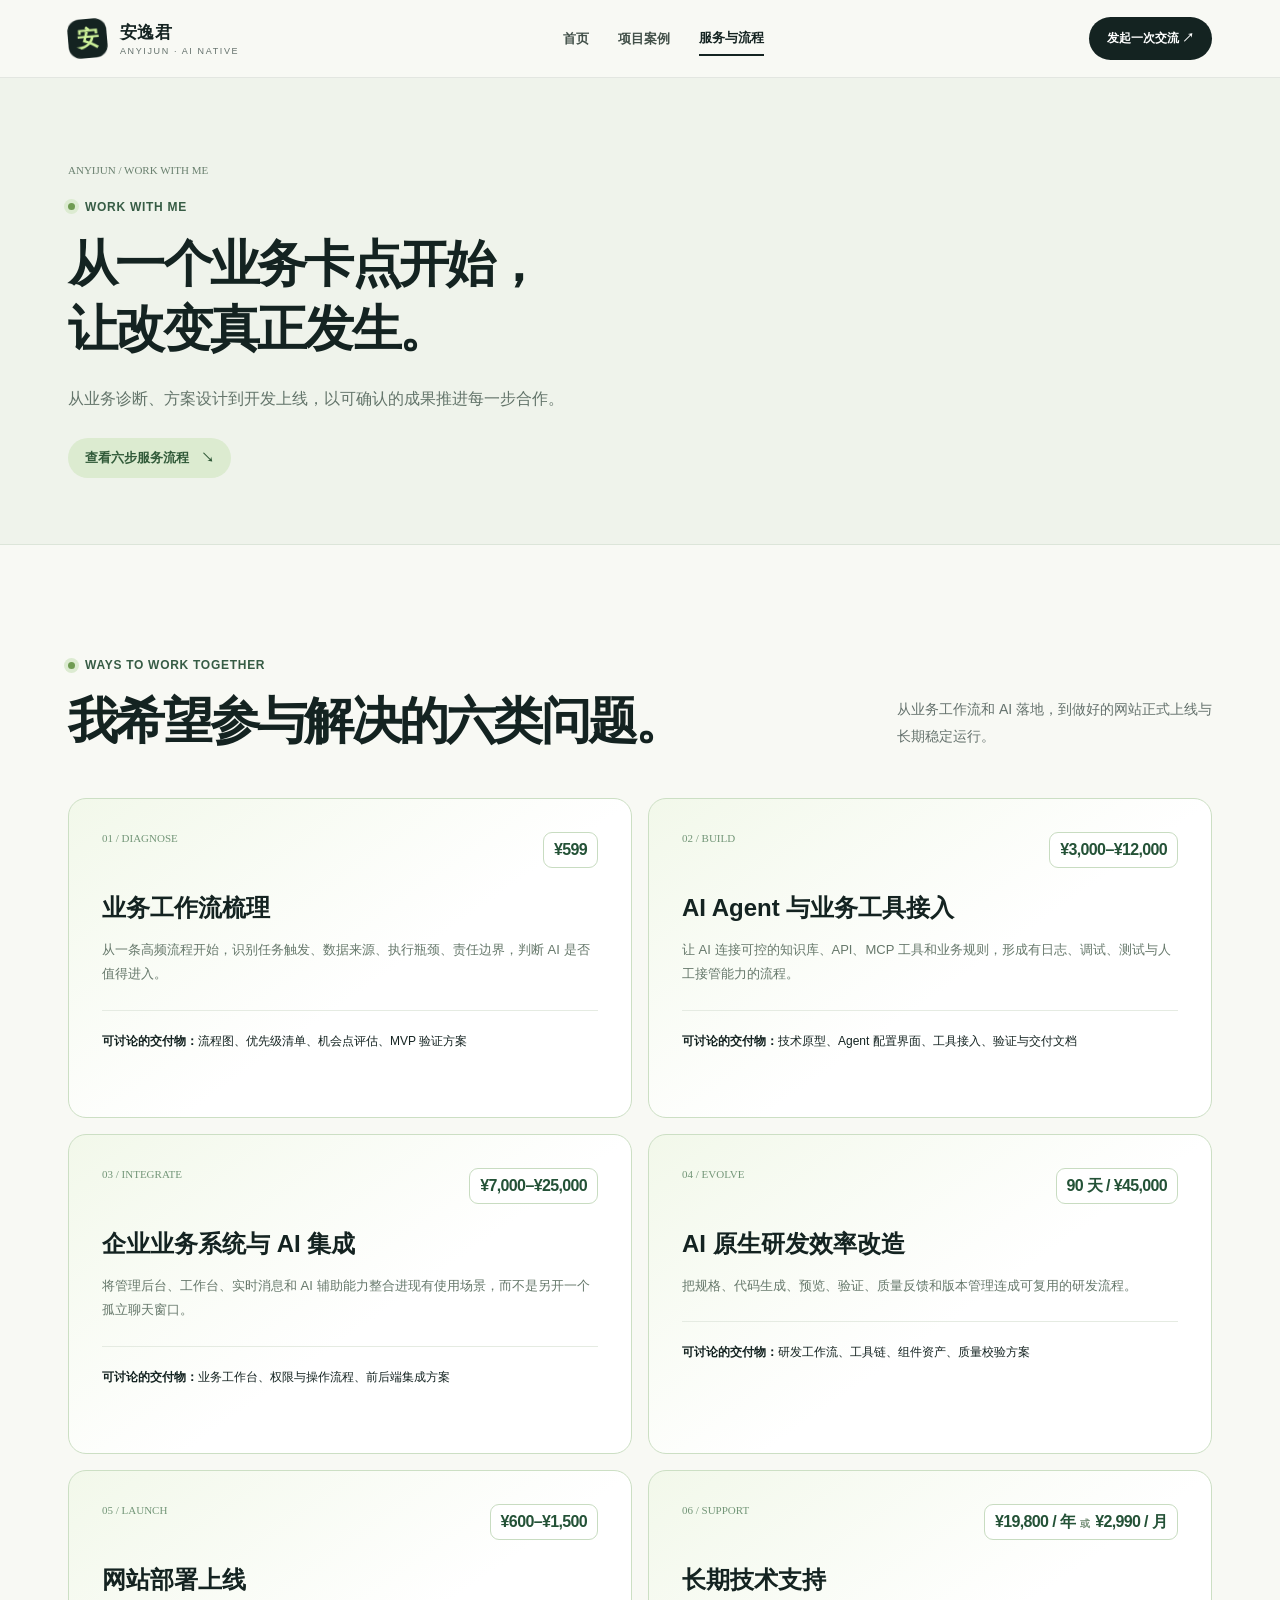
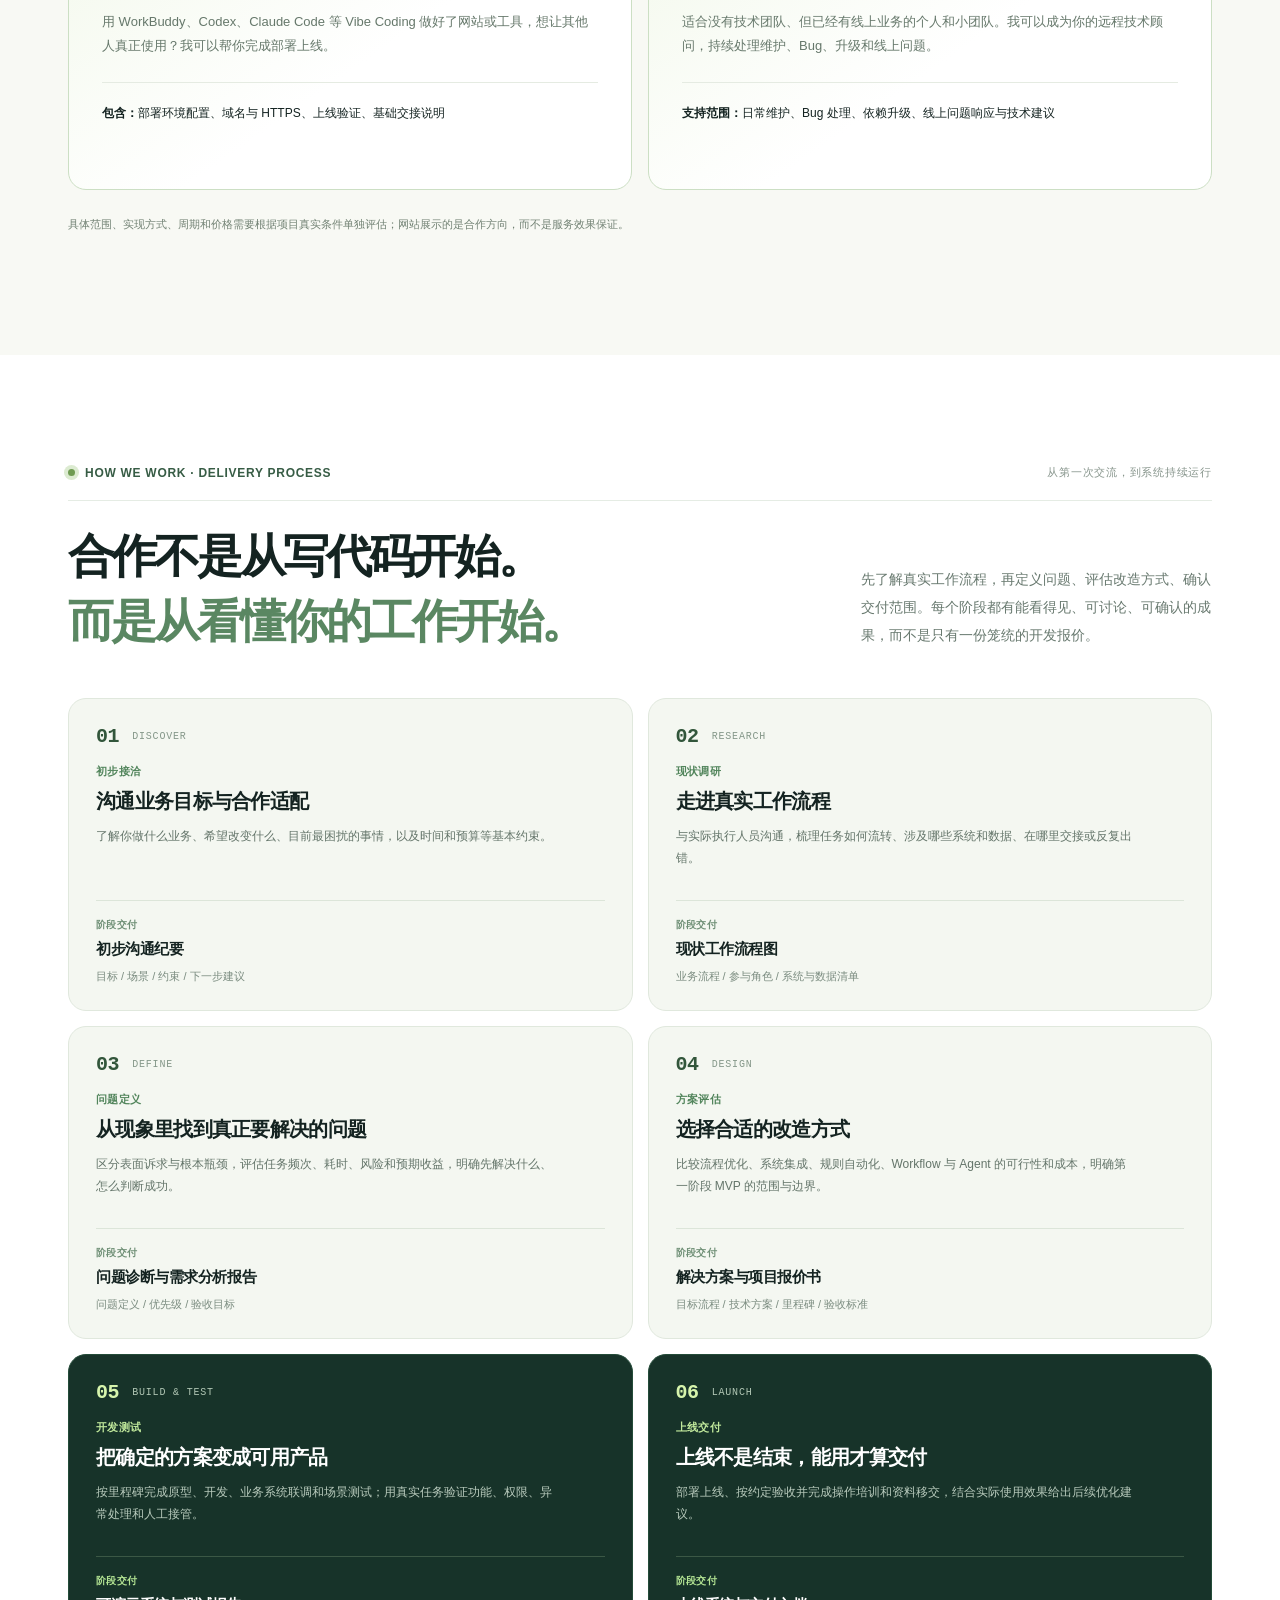
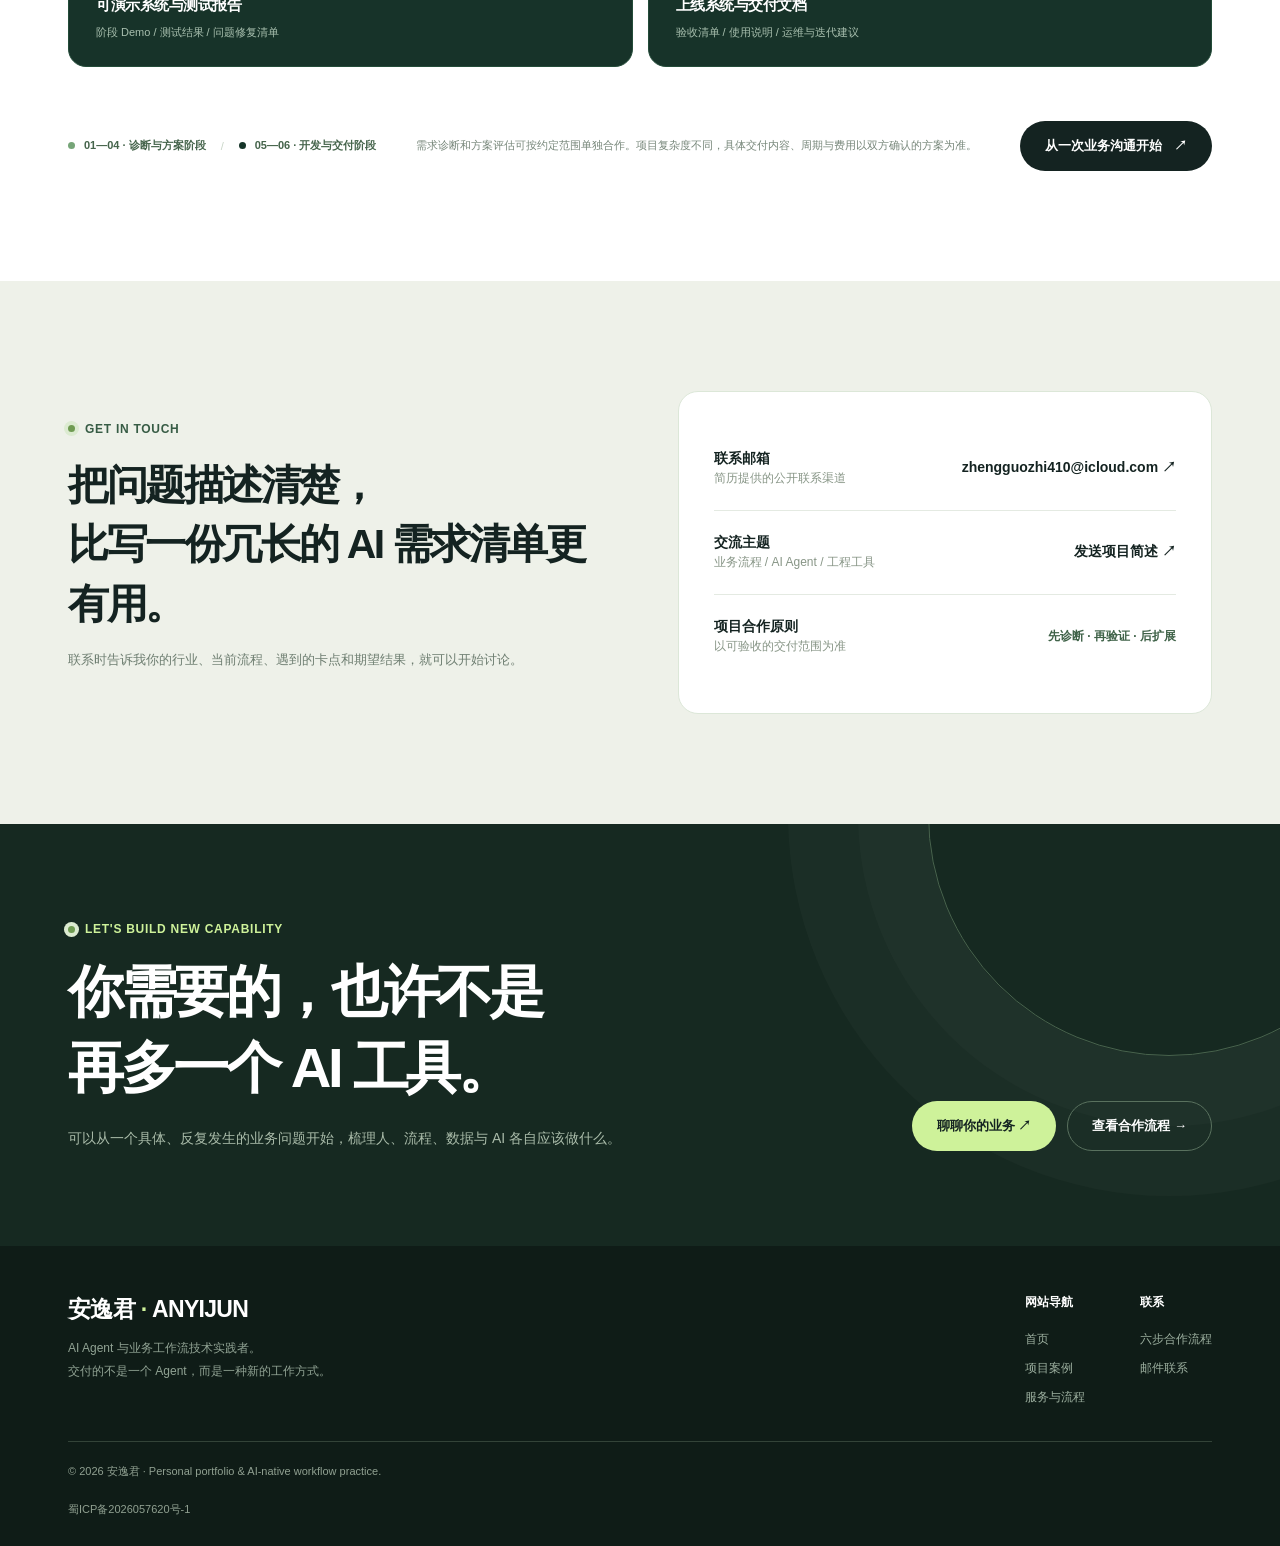
<file: services.html>
<!DOCTYPE html>

<html lang="zh-CN"><head><meta charset="utf-8"/><meta content="width=device-width,initial-scale=1" name="viewport"/>
<meta content="#f8f9f4" name="theme-color"/><meta content="安逸君可合作的 AI Agent、企业工作流、AI 系统集成和 AI 原生研发工作方向。" name="description"/>
<title>合作方向 · 安逸君</title><link href="style.css?v=20261104-contact-card-fix" rel="stylesheet"/><link href="favicon.svg" rel="icon" type="image/svg+xml"/>
</head><body class="services-page">
<header class="header"><div class="container header-inner"><a aria-label="安逸君 首页" class="brand" href="index.html"><span class="brand-mark">安</span><span class="brand-word"><b>安逸君</b><small>ANYIJUN · AI NATIVE</small></span></a><nav aria-label="主导航" class="nav"><a href="index.html">首页</a><a href="cases.html">项目案例</a><a class="active" href="services.html">服务与流程</a></nav><a class="header-cta" href="mailto:zhengguozhi410@icloud.com?subject=咨询数字工作方式合作">发起一次交流 ↗</a><button aria-expanded="false" aria-label="打开导航菜单" class="menu-button" type="button">☰</button></div></header>
<main><section class="page-head"><div class="container"><div class="bread">ANYIJUN / WORK WITH ME</div><span class="eyebrow">WORK WITH ME</span><h1>从一个业务卡点开始，<br/>让改变真正发生。</h1><p>从业务诊断、方案设计到开发上线，以可确认的成果推进每一步合作。</p><a class="page-jump" href="#process">查看六步服务流程 <span aria-hidden="true">↘</span></a></div></section><section class="section"><div class="container"><div class="section-head"><div><span class="eyebrow">WAYS TO WORK TOGETHER</span><h2>我希望参与解决的四类问题。</h2></div></div><div class="offer-grid"><div class="offer-card"><small>01 / DIAGNOSE</small><h3>业务工作流梳理</h3><p>从一条高频流程开始，识别任务触发、数据来源、执行瓶颈、责任边界，判断 AI 是否值得进入。</p><div class="outputs"><b>可讨论的交付物：</b>流程图、优先级清单、机会点评估、MVP 验证方案</div></div><div class="offer-card"><small>02 / BUILD</small><h3>AI Agent 与业务工具接入</h3><p>让 AI 连接可控的知识库、API、MCP 工具和业务规则，形成有日志、调试、测试与人工接管能力的流程。</p><div class="outputs"><b>可讨论的交付物：</b>技术原型、Agent 配置界面、工具接入、验证与交付文档</div></div><div class="offer-card"><small>03 / INTEGRATE</small><h3>企业业务系统与 AI 集成</h3><p>将管理后台、工作台、实时消息和 AI 辅助能力整合进现有使用场景，而不是另开一个孤立聊天窗口。</p><div class="outputs"><b>可讨论的交付物：</b>业务工作台、权限与操作流程、前后端集成方案</div></div><div class="offer-card"><small>04 / EVOLVE</small><h3>AI 原生研发效率改造</h3><p>把规格、代码生成、预览、验证、质量反馈和版本管理连成可复用的研发流程。</p><div class="outputs"><b>可讨论的交付物：</b>研发工作流、工具链、组件资产、质量校验方案</div></div></div><p class="small-note">具体范围、实现方式、周期和价格需要根据项目真实条件单独评估；网站展示的是合作方向，而不是服务效果保证。</p></div></section>
<section class="section services-offers-current">
  <div class="container">
    <div class="section-head"><div><span class="eyebrow">WAYS TO WORK TOGETHER</span><h2>我希望参与解决的六类问题。</h2></div><p>从业务工作流和 AI 落地，到做好的网站正式上线与长期稳定运行。</p></div>
    <div class="offer-grid">
      <div class="offer-card offer-card-priced"><div class="offer-card-top"><small>01 / DIAGNOSE</small><div class="offer-price">¥599</div></div><h3>业务工作流梳理</h3><p>从一条高频流程开始，识别任务触发、数据来源、执行瓶颈、责任边界，判断 AI 是否值得进入。</p><div class="outputs"><b>可讨论的交付物：</b>流程图、优先级清单、机会点评估、MVP 验证方案</div></div>
      <div class="offer-card offer-card-priced"><div class="offer-card-top"><small>02 / BUILD</small><div class="offer-price">¥3,000–¥12,000</div></div><h3>AI Agent 与业务工具接入</h3><p>让 AI 连接可控的知识库、API、MCP 工具和业务规则，形成有日志、调试、测试与人工接管能力的流程。</p><div class="outputs"><b>可讨论的交付物：</b>技术原型、Agent 配置界面、工具接入、验证与交付文档</div></div>
      <div class="offer-card offer-card-priced"><div class="offer-card-top"><small>03 / INTEGRATE</small><div class="offer-price">¥7,000–¥25,000</div></div><h3>企业业务系统与 AI 集成</h3><p>将管理后台、工作台、实时消息和 AI 辅助能力整合进现有使用场景，而不是另开一个孤立聊天窗口。</p><div class="outputs"><b>可讨论的交付物：</b>业务工作台、权限与操作流程、前后端集成方案</div></div>
      <div class="offer-card offer-card-priced"><div class="offer-card-top"><small>04 / EVOLVE</small><div class="offer-price">90 天 / ¥45,000</div></div><h3>AI 原生研发效率改造</h3><p>把规格、代码生成、预览、验证、质量反馈和版本管理连成可复用的研发流程。</p><div class="outputs"><b>可讨论的交付物：</b>研发工作流、工具链、组件资产、质量校验方案</div></div>
      <div class="offer-card offer-card-priced"><div class="offer-card-top"><small>05 / LAUNCH</small><div class="offer-price">¥600–¥1,500</div></div><h3>网站部署上线</h3><p>用 WorkBuddy、Codex、Claude Code 等 Vibe Coding 做好了网站或工具，想让其他人真正使用？我可以帮你完成部署上线。</p><div class="outputs"><b>包含：</b>部署环境配置、域名与 HTTPS、上线验证、基础交接说明</div></div>
      <div class="offer-card offer-card-priced"><div class="offer-card-top"><small>06 / SUPPORT</small><div class="offer-price">¥19,800 / 年 <span>或</span> ¥2,990 / 月</div></div><h3>长期技术支持</h3><p>适合没有技术团队、但已经有线上业务的个人和小团队。我可以成为你的远程技术顾问，持续处理维护、Bug、升级和线上问题。</p><div class="outputs"><b>支持范围：</b>日常维护、Bug 处理、依赖升级、线上问题响应与技术建议</div></div>
    </div>
    <p class="small-note">具体范围、实现方式、周期和价格需要根据项目真实条件单独评估；网站展示的是合作方向，而不是服务效果保证。</p>
  </div>
</section>
<section aria-labelledby="process-title" class="section alt delivery-process" id="process">
<div class="container">
<div class="process-topline"><span class="eyebrow">HOW WE WORK · DELIVERY PROCESS</span><span class="process-overline">从第一次交流，到系统持续运行</span></div>
<div class="process-intro">
<div><h2 id="process-title">合作不是从写代码开始。<br/><span>而是从看懂你的工作开始。</span></h2></div>
<p>先了解真实工作流程，再定义问题、评估改造方式、确认交付范围。每个阶段都有能看得见、可讨论、可确认的成果，而不是只有一份笼统的开发报价。</p>
</div>
<div aria-label="六步合作流程" class="process-track">
<div class="process-item">
<div class="process-num">01 <span>DISCOVER</span></div>
<div class="process-body"><div class="process-stage">初步接洽</div><h3>沟通业务目标与合作适配</h3><p>了解你做什么业务、希望改变什么、目前最困扰的事情，以及时间和预算等基本约束。</p></div>
<div class="process-deliver"><span>阶段交付</span><strong>初步沟通纪要</strong><small>目标 / 场景 / 约束 / 下一步建议</small></div>
</div>
<div class="process-item">
<div class="process-num">02 <span>RESEARCH</span></div>
<div class="process-body"><div class="process-stage">现状调研</div><h3>走进真实工作流程</h3><p>与实际执行人员沟通，梳理任务如何流转、涉及哪些系统和数据、在哪里交接或反复出错。</p></div>
<div class="process-deliver"><span>阶段交付</span><strong>现状工作流程图</strong><small>业务流程 / 参与角色 / 系统与数据清单</small></div>
</div>
<div class="process-item">
<div class="process-num">03 <span>DEFINE</span></div>
<div class="process-body"><div class="process-stage">问题定义</div><h3>从现象里找到真正要解决的问题</h3><p>区分表面诉求与根本瓶颈，评估任务频次、耗时、风险和预期收益，明确先解决什么、怎么判断成功。</p></div>
<div class="process-deliver"><span>阶段交付</span><strong>问题诊断与需求分析报告</strong><small>问题定义 / 优先级 / 验收目标</small></div>
</div>
<div class="process-item">
<div class="process-num">04 <span>DESIGN</span></div>
<div class="process-body"><div class="process-stage">方案评估</div><h3>选择合适的改造方式</h3><p>比较流程优化、系统集成、规则自动化、Workflow 与 Agent 的可行性和成本，明确第一阶段 MVP 的范围与边界。</p></div>
<div class="process-deliver"><span>阶段交付</span><strong>解决方案与项目报价书</strong><small>目标流程 / 技术方案 / 里程碑 / 验收标准</small></div>
</div>
<div class="process-item execution-phase">
<div class="process-num">05 <span>BUILD &amp; TEST</span></div>
<div class="process-body"><div class="process-stage">开发测试</div><h3>把确定的方案变成可用产品</h3><p>按里程碑完成原型、开发、业务系统联调和场景测试；用真实任务验证功能、权限、异常处理和人工接管。</p></div>
<div class="process-deliver"><span>阶段交付</span><strong>可演示系统与测试报告</strong><small>阶段 Demo / 测试结果 / 问题修复清单</small></div>
</div>
<div class="process-item execution-phase">
<div class="process-num">06 <span>LAUNCH</span></div>
<div class="process-body"><div class="process-stage">上线交付</div><h3>上线不是结束，能用才算交付</h3><p>部署上线、按约定验收并完成操作培训和资料移交，结合实际使用效果给出后续优化建议。</p></div>
<div class="process-deliver"><span>阶段交付</span><strong>上线系统与交付文档</strong><small>验收清单 / 使用说明 / 运维与迭代建议</small></div>
</div>
</div>
<div class="process-bottom">
<div class="process-legend"><span class="legend-dot diagnose"></span> <b>01—04 · 诊断与方案阶段</b><span class="process-legend-separator">/</span><span class="legend-dot deliver"></span><b>05—06 · 开发与交付阶段</b></div>
<p>需求诊断和方案评估可按约定范围单独合作。项目复杂度不同，具体交付内容、周期与费用以双方确认的方案为准。</p>
<a class="btn btn-dark" href="index.html#contact">从一次业务沟通开始 <span>↗</span></a>
</div>
</div>
</section>
<section class="section sand"><div class="container split"><div><span class="eyebrow">GET IN TOUCH</span><h2 class="big-quote" style="margin-top:20px">把问题描述清楚，<br/>比写一份冗长的 AI 需求清单更有用。</h2><p style="font-size:13px;line-height:2;color:#6e7e71">联系时告诉我你的行业、当前流程、遇到的卡点和期望结果，就可以开始讨论。</p></div><div class="contact-card"><div class="contact-line"><div><strong>联系邮箱</strong><span>简历提供的公开联系渠道</span></div><a href="mailto:zhengguozhi410@icloud.com">zhengguozhi410@icloud.com ↗</a></div><div class="contact-line"><div><strong>交流主题</strong><span>业务流程 / AI Agent / 工程工具</span></div><a href="mailto:zhengguozhi410@icloud.com?subject=AI%20%E5%B7%A5%E4%BD%9C%E6%B5%81%E5%90%88%E4%BD%9C">发送项目简述 ↗</a></div><div class="contact-line"><div><strong>项目合作原则</strong><span>以可验收的交付范围为准</span></div><span style="color:#3f6248;font-weight:800">先诊断 · 再验证 · 后扩展</span></div></div></div></section></main>
<section class="cta-section"><div class="container cta-inner"><div><span class="eyebrow" style="color:#cef29a">LET'S BUILD NEW CAPABILITY</span><h2>你需要的，也许不是<br/>再多一个 AI 工具。</h2><p>可以从一个具体、反复发生的业务问题开始，梳理人、流程、数据与 AI 各自应该做什么。</p></div><div class="cta-btns"><a class="btn btn-accent" href="mailto:zhengguozhi410@icloud.com?subject=聊聊我的业务工作流">聊聊你的业务 ↗</a><a class="btn" href="services.html#process" style="border-color:#59715e;color:white">查看合作流程 →</a></div></div></section>
<footer class="footer"><div class="container"><div class="footer-grid"><div><div class="footer-brand">安逸君 <span style="color:#cef29a">·</span> ANYIJUN</div><p>AI Agent 与业务工作流技术实践者。<br/>交付的不是一个 Agent，而是一种新的工作方式。</p></div><div class="footer-links"><div><strong>网站导航</strong><a href="index.html">首页</a><a href="cases.html">项目案例</a><a href="services.html">服务与流程</a></div><div><strong>联系</strong><a href="services.html#process">六步合作流程</a><a href="mailto:zhengguozhi410@icloud.com">邮件联系</a></div></div></div><div class="footer-bottom"><span>© 2026 安逸君 · Personal portfolio &amp; AI-native workflow practice.</span><span>经历与数据来自个人简历。任职项目不代表独立商业交付。</span></div></div></footer><script defer="" src="main.js"></script></body></html>
</file>
<file: style.css>
:root{--ink:#142321;--ink-2:#21332f;--muted:#65726d;--paper:#f8f9f4;--white:#fff;--line:#dde3d8;--mint:#cef29a;--green:#375c45;--pale:#eaf2e6;--sand:#f0ede3;--radius:18px;--container:1200px}
*{box-sizing:border-box}html{scroll-behavior:smooth}body{margin:0;background:var(--paper);color:var(--ink);font-family:-apple-system,BlinkMacSystemFont,'PingFang SC','Microsoft YaHei','Noto Sans SC',Arial,sans-serif;-webkit-font-smoothing:antialiased}a{color:inherit;text-decoration:none}button{font:inherit}::selection{background:var(--mint);color:var(--ink)}.mono{font-family:'DM Mono',ui-monospace,monospace;letter-spacing:.025em}.container{max-width:var(--container);margin:0 auto;padding:0 28px}.header{height:78px;position:sticky;top:0;z-index:40;background:rgba(248,249,244,.94);border-bottom:1px solid rgba(20,35,33,.09);backdrop-filter:blur(18px)}.header-inner{height:100%;display:flex;align-items:center;justify-content:space-between;gap:26px}.brand{display:flex;align-items:center;gap:13px;white-space:nowrap}.brand-mark{display:grid;place-items:center;width:39px;height:39px;background:var(--ink);border-radius:12px;color:var(--mint);font-size:22px;font-weight:900;line-height:1;transform:rotate(-5deg)}.brand-word{display:flex;flex-direction:column;gap:2px}.brand-word b{font-size:17px;letter-spacing:.02em}.brand-word small{font-size:9px;letter-spacing:.18em;color:var(--muted)}.nav{display:flex;align-items:center;gap:29px}.nav a{font-size:13px;font-weight:650;color:#43514a;white-space:nowrap;transition:color .2s}.nav a:hover,.nav a.active{color:var(--ink)}.nav a.active{box-shadow:0 2px var(--ink);padding-bottom:7px;transform:translateY(3px)}.header-cta{background:var(--ink);color:#fff;padding:13px 18px;border-radius:100px;font-size:12px;font-weight:800;white-space:nowrap;transition:transform .2s,background .2s}.header-cta:hover{background:var(--green);transform:translateY(-2px)}.menu-button{display:none;background:transparent;border:1px solid var(--line);height:40px;width:42px;border-radius:10px;color:var(--ink);font-size:24px}.eyebrow{display:inline-flex;align-items:center;gap:10px;font-size:12px;font-weight:800;color:var(--green);letter-spacing:.06em}.eyebrow:before{content:'';display:inline-block;width:7px;height:7px;border-radius:50%;background:#6f9b52;box-shadow:0 0 0 4px #dcebd1}.hero{overflow:hidden;padding:99px 0 92px;border-bottom:1px solid var(--line)}.hero-grid{display:grid;grid-template-columns:1.08fr .92fr;gap:60px;align-items:center}.hero h1{font-size:clamp(44px,4.75vw,74px);line-height:1.21;letter-spacing:-.066em;margin:28px 0 25px;font-weight:900}.hero h1 em{font-style:normal;background:linear-gradient(transparent 50%,#d9f7b6 50%);padding:0 .04em;white-space:nowrap}.hero .sub{font-size:18px;color:#56655d;line-height:1.95;max-width:590px;margin:0 0 30px}.hero-actions{display:flex;gap:13px;flex-wrap:wrap;align-items:center}.btn{display:inline-flex;align-items:center;justify-content:center;gap:12px;border-radius:99px;border:1px solid transparent;padding:15px 24px;font-weight:800;font-size:13px;transition:transform .2s,background .2s,border-color .2s;cursor:pointer}.btn:hover{transform:translateY(-2px)}.btn-dark{background:var(--ink);color:white}.btn-light{background:transparent;border-color:#c6d2c6;color:var(--ink)}.btn-accent{background:var(--mint);color:var(--ink)}.hero-foot{display:flex;align-items:center;gap:14px;margin-top:34px;color:#758078;font-size:12px}.hero-foot .line{width:38px;height:1px;background:#9aab9e}.hero-art{position:relative;min-height:475px}.art-glow{position:absolute;inset:0;border-radius:35px;background:radial-gradient(ellipse at 20% 15%,#d8efbf 0%,transparent 52%),radial-gradient(ellipse at 100% 90%,#dbe7e1 0%,transparent 55%)}.art-frame{position:relative;margin:26px 0 0 4px;padding:19px;background:#13241e;border-radius:23px;box-shadow:0 32px 65px rgba(32,65,47,.19);color:white;transform:rotate(-1.5deg)}.art-bar{display:flex;justify-content:space-between;align-items:center;padding-bottom:17px;border-bottom:1px solid #31463e}.art-bar small,.art-foot{font-size:10px;color:#93a99a}.dots{display:flex;gap:5px}.dots i{height:7px;width:7px;background:#708578;border-radius:50%}.dots i:first-child{background:#cdefa0}.art-head{display:flex;align-items:center;justify-content:space-between;padding:23px 0 14px}.art-head strong{font-size:17px;line-height:1.5}.art-head span{font-size:10px;color:#d0eba8;background:#354d37;padding:7px 9px;border-radius:100px}.art-flow{display:grid;gap:10px}.art-step{background:#1c3229;border:1px solid #3b5045;border-radius:12px;padding:15px 16px;display:flex;align-items:center;gap:13px}.step-number{display:grid;place-items:center;height:29px;width:29px;border-radius:8px;color:#d9f4b7;background:#344f3c;font:12px 'DM Mono',monospace}.art-step small{font-size:11px;color:#9aafa1;display:block;margin-top:3px}.art-step b{font-size:12px}.art-step .state{margin-left:auto;background:#b7e68d;width:6px;height:6px;border-radius:50%}.art-connector{height:16px;margin-left:28px;border-left:1px dashed #718875}.art-bottom{display:flex;justify-content:space-between;align-items:center;padding-top:20px}.art-bottom b{font:11px 'DM Mono';color:#d3f3ab}.art-floating{position:absolute;right:-19px;bottom:13px;transform:rotate(3deg);border-radius:13px;background:#fff;padding:13px 17px;box-shadow:0 15px 38px #233d3020}.art-floating strong{display:block;font-size:19px}.art-floating small{font-size:10px;color:#697a6e}.stats-wrap{background:#edf2e8;border-bottom:1px solid var(--line)}.stats{display:grid;grid-template-columns:repeat(4,1fr)}.stat{padding:28px 0 26px 28px;border-left:1px solid #d6dfd2}.stat:first-child{border-left:none;padding-left:0}.stat strong{font-size:30px;font-weight:850;letter-spacing:-.05em}.stat p{margin:9px 0 0;font-size:12px;color:#6a7a6e}.section{padding:110px 0}.section.alt{background:#fff}.section.dark{background:#14231f;color:#fff}.section.sand{background:#eef1e9}.section-head{display:flex;justify-content:space-between;gap:45px;align-items:end;margin-bottom:44px}.section-head h2,.page-head h1{font-size:clamp(33px,3.9vw,53px);line-height:1.3;letter-spacing:-.055em;margin:16px 0 0;font-weight:900;max-width:830px}.section-head p{font-size:14px;line-height:1.95;color:var(--muted);max-width:315px;margin:0 0 3px}.dark .section-head p{color:#a1b1a8}.four-col{display:grid;grid-template-columns:repeat(4,1fr);gap:13px}.problem-card{background:#f3f6ef;border:1px solid #e0e8db;border-radius:17px;min-height:241px;padding:23px;transition:transform .2s}.problem-card:hover{transform:translateY(-4px)}.problem-card .num{font:12px 'DM Mono';color:#7a9980}.problem-card h3{font-size:19px;letter-spacing:-.03em;line-height:1.5;margin:38px 0 12px}.problem-card p{color:#748178;font-size:12px;line-height:1.95;margin:0}.split{display:grid;grid-template-columns:1fr 1fr;gap:75px;align-items:center}.big-quote{font-size:clamp(33px,3.2vw,47px);font-weight:900;letter-spacing:-.06em;line-height:1.45;margin:0}.big-quote span{color:#8bbd65}.note{color:#9daf9f;font-size:14px;line-height:2;margin-top:25px}.operating-stack{display:grid;gap:11px}.stack-item{display:flex;align-items:center;gap:19px;background:#243a30;border:1px solid #43584a;border-radius:15px;padding:20px 23px}.stack-item .stack-ico{display:grid;place-items:center;font:700 13px 'DM Mono';height:43px;width:43px;border:1px solid #75967a;border-radius:12px;color:#d6f3a9}.stack-item strong{font-size:16px}.stack-item small{display:block;color:#a9b9a9;font-size:11px;margin-top:6px}.stack-item .arrow{margin-left:auto;color:#b8dc96}.section.dark .tag{color:#d8f4a9;border-color:#5b7962}.section.dark .stack-footer{font-size:11px;letter-spacing:.035em;color:#94b19c;text-align:center;margin-top:18px}.case-grid{display:grid;grid-template-columns:repeat(3,1fr);gap:17px}.case-card{background:#f4f7f1;border:1px solid #e1e8de;border-radius:18px;overflow:hidden;display:flex;flex-direction:column;min-height:420px;transition:transform .2s,box-shadow .2s}.case-card:hover{transform:translateY(-5px);box-shadow:0 15px 35px rgba(20,35,33,.07)}.case-visual{height:178px;position:relative;overflow:hidden;display:flex;align-items:center;justify-content:center;padding:18px;background:#dfece0}.case-visual.v2{background:#dde9eb}.case-visual.v3{background:#eae6d7}.case-visual.v4{background:#e2e1ec}.case-visual.v5{background:#e1eddb}.case-visual.v6{background:#eae3df}.visual-layer{background:#17372b;color:#d7f3aa;box-shadow:0 17px 23px #1b402323;border:1px solid #40604c;border-radius:11px;padding:17px;min-width:220px;transform:rotate(-6deg)}.v2 .visual-layer{background:#193c43;color:#c5e5e9;border-color:#386871;transform:rotate(6deg)}.v3 .visual-layer{background:#463d29;color:#faf0ca;border-color:#746953;transform:rotate(-3deg)}.v4 .visual-layer{background:#343451;color:#dcdef6;border-color:#53537c;transform:rotate(4deg)}.v5 .visual-layer{background:#30513b;color:#ddf0dc;border-color:#50835b}.v6 .visual-layer{background:#524038;color:#ffe1ce;border-color:#85665a}.visual-layer .vl-top{display:flex;justify-content:space-between;align-items:center;gap:16px;font:9px 'DM Mono';opacity:.85;margin-bottom:13px}.visual-layer .vl-bars{display:flex;gap:5px}.visual-layer .vl-bars i{height:7px;border-radius:2px;width:25px;background:currentColor;opacity:.55}.visual-layer .vl-bars i:nth-child(2){width:39px;opacity:.8}.visual-layer .vl-bars i:nth-child(3){width:15px;opacity:.4}.visual-layer b{display:block;font-size:19px;line-height:1.3}.case-body{padding:22px;display:flex;flex-direction:column;flex:1}.case-meta{font:11px 'DM Mono';color:#6a8c6f}.case-body h3{font-size:21px;letter-spacing:-.035em;line-height:1.48;margin:13px 0 11px}.case-body p{color:#6b7a70;font-size:12px;line-height:1.85;margin:0 0 22px}.case-body a{margin-top:auto;font-size:12px;font-weight:800;display:flex;align-items:center;justify-content:space-between;border-top:1px solid #d6dfd3;padding-top:16px}.section-link{display:inline-flex;align-items:center;gap:8px;font-size:13px;font-weight:800;border-bottom:1px solid var(--ink);padding-bottom:7px;white-space:nowrap}.section-link:hover{opacity:.7}.proof{display:grid;grid-template-columns:repeat(3,1fr);gap:14px}.proof-tile{background:#f8f9f5;border-radius:17px;padding:29px;border:1px solid #e3e8df}.proof-tile .metric{font-size:42px;font-weight:850;letter-spacing:-.06em}.proof-tile h4{margin:14px 0 10px;font-size:16px}.proof-tile p{margin:0;color:#77837b;font-size:12px;line-height:1.8}.values-grid{display:grid;grid-template-columns:repeat(4,1fr);gap:14px}.value-card{padding:26px;border-radius:17px;background:#f6f8f2;border:1px solid #e2e8df}.value-card .glyph{height:49px;width:49px;display:grid;place-items:center;background:#e3efd9;border-radius:13px;margin-bottom:39px;font-size:22px}.value-card h3{font-size:18px;margin:0 0 12px}.value-card p{font-size:12px;line-height:1.95;color:#6c786e;margin:0}.steps{display:grid;grid-template-columns:repeat(4,1fr);gap:12px}.step-card{position:relative;padding:26px 22px;background:#edf3e8;border:1px solid #dce7d8;border-radius:16px}.step-card .step-index{font:13px 'DM Mono';color:#618463}.step-card h3{margin:45px 0 10px;font-size:18px}.step-card p{margin:0;font-size:12px;line-height:1.9;color:#697a70}.about-preview{display:grid;grid-template-columns:1.1fr .9fr;gap:65px;align-items:center}.timeline-mini{display:grid;gap:0}.timeline-row{padding:22px 0;border-bottom:1px solid #d9e3d8;display:grid;grid-template-columns:120px 1fr;gap:15px}.timeline-row small{font:11px 'DM Mono';color:#65806d}.timeline-row strong{font-size:16px}.timeline-row p{font-size:12px;color:#718075;margin:9px 0 0;line-height:1.6}.cta-section{background:#162921;padding:95px 0;color:#fff;overflow:hidden;position:relative}.cta-section:after{content:'';position:absolute;height:480px;width:480px;border:1px solid #48634d;border-radius:100%;top:-250px;right:-130px;box-shadow:0 0 0 70px #ffffff05,0 0 0 140px #ffffff06;pointer-events:none}.cta-inner{position:relative;z-index:1;display:flex;justify-content:space-between;align-items:end;gap:35px}.cta-inner h2{font-size:clamp(35px,4.4vw,61px);letter-spacing:-.06em;line-height:1.35;margin:17px 0 19px}.cta-inner p{font-size:14px;color:#a9bba9;line-height:1.9;max-width:570px;margin:0}.cta-btns{display:flex;gap:11px;flex-wrap:wrap}.footer{background:#0f1c17;color:#bdcdbd;padding:48px 0 29px}.footer-grid{display:flex;justify-content:space-between;gap:40px;padding-bottom:35px}.footer-brand{font-size:23px;letter-spacing:-.03em;font-weight:850;color:white}.footer p{font-size:12px;line-height:1.9;max-width:320px;color:#91a394}.footer-links{display:flex;gap:55px}.footer-links div{display:flex;flex-direction:column;gap:12px}.footer-links strong{font-size:12px;color:white;margin-bottom:8px}.footer-links a{font-size:12px;color:#9caf9f}.footer-bottom{border-top:1px solid #334338;padding-top:22px;display:flex;justify-content:space-between;gap:20px;font-size:11px;color:#90a091}.page-head{padding:86px 0 66px;background:#eff3eb;border-bottom:1px solid #dce5d9}.page-head h1{max-width:1000px;margin-top:18px}.page-head p{color:#63746a;font-size:16px;line-height:2;max-width:770px;margin:21px 0 0}.bread{font:11px 'DM Mono';color:#6a806f;margin-bottom:20px}.filter-bar{display:flex;gap:8px;flex-wrap:wrap;margin-bottom:30px}.filter-button{border:1px solid #d4ded3;background:white;border-radius:99px;padding:11px 17px;color:#6c7c6f;font-size:12px;cursor:pointer;font-weight:750}.filter-button[aria-pressed="true"]{background:var(--ink);color:#fff;border-color:var(--ink)}.case-detail{padding:40px 0;border-bottom:1px solid #dde5d9;display:grid;grid-template-columns:.73fr 1.27fr;gap:55px}.case-detail.hidden{display:none}.case-detail:first-child{padding-top:0}.detail-count{font:11px 'DM Mono';color:#7b977e}.detail-title{font-size:29px;line-height:1.4;letter-spacing:-.04em;margin:12px 0}.detail-sub{color:#6d7b70;font-size:13px;line-height:1.85}.detail-pill{display:inline-block;border:1px solid #d3ddcf;padding:7px 11px;margin:7px 5px 0 0;border-radius:5px;font-size:10px;color:#627c6e}.detail-right{background:#fff;border:1px solid #e2e9df;border-radius:16px;padding:29px}.detail-right h3{font-size:14px;margin:0 0 12px}.detail-right p{font-size:13px;line-height:2;color:#66766c;margin:0 0 23px}.detail-right ul{margin:0;padding-left:19px;font-size:13px;line-height:2.2;color:#53685c}.small-note{margin-top:25px;font-size:11px;color:#728274;line-height:1.8}.career{border-left:2px solid #c7dac3;margin:30px 0 0 10px;padding-left:31px}.career-item{position:relative;padding:0 0 38px}.career-item:before{content:'';height:12px;width:12px;border-radius:50%;position:absolute;left:-38px;top:2px;background:#8caf77;border:3px solid #f8f9f4}.career-item:last-child{padding-bottom:0}.career-item small{font:11px 'DM Mono';color:#819586}.career-item h3{font-size:24px;letter-spacing:-.045em;margin:10px 0 5px}.career-item .role{color:#47674e;font-size:13px;font-weight:750}.career-item p{font-size:13px;line-height:2;color:#68776d;max-width:850px}.principle-list{display:grid;gap:11px}.principle{display:flex;gap:17px;align-items:start;padding:21px 0;border-bottom:1px solid #e1e6db}.principle .ico{height:41px;width:41px;border-radius:12px;background:#dfeccf;display:grid;place-items:center;font-weight:800;color:#4a734f;flex-shrink:0}.principle h3{margin:0 0 7px;font-size:16px}.principle p{margin:0;color:#6c786e;font-size:12px;line-height:1.9}.offer-grid{display:grid;grid-template-columns:repeat(2,1fr);gap:16px}.offer-card{padding:33px;border:1px solid #dce6dc;background:#fff;border-radius:18px;min-height:320px}.offer-card small{font:11px 'DM Mono';color:#739678}.offer-card h3{font-size:24px;line-height:1.4;margin:30px 0 13px}.offer-card p{font-size:13px;line-height:1.9;color:#66786b}.offer-card .outputs{border-top:1px solid #e5ebe2;padding-top:19px;margin-top:23px;font-size:12px;line-height:1.9}.workflow-tabs{display:flex;gap:9px;margin:34px 0 20px;flex-wrap:wrap}.workflow-tab{border:1px solid #4f6a58;background:transparent;color:#c4d6c8;border-radius:99px;padding:12px 18px;cursor:pointer;font-size:12px;font-weight:750}.workflow-tab[aria-pressed="true"]{background:var(--mint);border-color:var(--mint);color:var(--ink)}.workflow-panel{border:1px solid #476151;background:#233b30;border-radius:20px;padding:32px}.workflow-panel h3{font-size:22px;margin:0 0 8px}.workflow-panel>p{font-size:12px;color:#b3c6b6;line-height:1.9}.workflow-track{display:grid;grid-template-columns:repeat(5,1fr);gap:11px;margin:28px 0}.workflow-node{border:1px solid #54705c;border-radius:11px;background:#172a21;padding:18px;min-height:124px}.workflow-node strong{font-size:12px;display:block;margin-top:16px}.workflow-node small{font-size:10px;color:#aac2ab;display:block;margin-top:9px;line-height:1.7}.workflow-node .dot{display:inline-block;height:8px;width:8px;border-radius:100%;background:#c3e69c}.workflow-outcome{font-size:12px;color:#d4e7d3;background:#35503c;border-radius:10px;padding:15px 19px}.contact-card{background:#fff;border:1px solid #dce7d8;border-radius:20px;padding:35px}.contact-card .contact-line{display:flex;align-items:center;justify-content:space-between;gap:30px;padding:23px 0;border-bottom:1px solid #e4eae2}.contact-card .contact-line:last-child{border-bottom:0}.contact-card .contact-line strong{display:block;font-size:14px}.contact-card .contact-line span{font-size:12px;color:#879586}.contact-card .contact-line a{font-size:14px;font-weight:700}.tag{display:inline-flex;padding:7px 10px;border-radius:100px;font-size:10px;font-weight:800;border:1px solid #d3e0d1;color:#5e7a61;letter-spacing:.025em}.nowrap{white-space:nowrap}.fade-up{animation:rise .65s ease both}@keyframes rise{from{opacity:0;transform:translateY(15px)}to{opacity:1;transform:translateY(0)}}
@media(max-width:1040px){.nav{gap:17px}.nav a{font-size:12px}.hero-grid{gap:32px}.hero h1{font-size:53px}.hero-art{min-height:440px}.art-floating{right:0}.four-col,.values-grid{grid-template-columns:repeat(2,1fr)}.split{gap:40px}.section-head{align-items:start}.case-grid{gap:12px}.case-body{padding:18px}}
@media(max-width:760px){.container{padding:0 20px}.header{height:68px}.menu-button{display:block;margin-left:auto}.header-cta{display:none}.nav{display:none;position:absolute;top:68px;left:0;right:0;padding:16px 22px 22px;background:var(--paper);border-bottom:1px solid var(--line);box-shadow:0 18px 24px #13261b12;align-items:stretch;flex-direction:column;gap:0}.nav.open{display:flex}.nav a{font-size:14px;padding:14px 4px}.nav a.active{box-shadow:none;transform:none;color:#356a43}.hero{padding:62px 0 60px}.hero-grid{grid-template-columns:1fr;gap:32px}.hero h1{font-size:clamp(43px,9vw,65px);line-height:1.27}.hero .sub{font-size:15px}.hero-art{min-height:auto;max-width:520px;width:100%;margin:0 auto}.art-frame{margin:0;transform:none}.art-floating{bottom:-16px;right:3px}.stats{grid-template-columns:repeat(2,1fr)}.stat{padding:22px 0 22px 16px}.stat:first-child,.stat:nth-child(3){border-left:0;padding-left:0}.stat:nth-child(n+3){border-top:1px solid #d6dfd2}.stat strong{font-size:28px}.section{padding:73px 0}.section-head{display:block;margin-bottom:31px}.section-head h2,.page-head h1{font-size:clamp(31px,8vw,46px)}.section-head p{max-width:100%;margin-top:18px}.four-col,.values-grid,.proof,.steps,.case-grid,.offer-grid{grid-template-columns:1fr}.problem-card{min-height:188px}.problem-card h3{margin-top:26px}.split,.about-preview{grid-template-columns:1fr;gap:32px}.big-quote{font-size:36px}.case-card{min-height:unset}.case-visual{height:205px}.cta-inner{display:block}.cta-btns{margin-top:27px}.footer-grid{display:block}.footer-links{margin-top:32px;gap:49px}.footer-bottom{display:block;line-height:2.2}.page-head{padding:62px 0 50px}.page-head p{font-size:14px}.case-detail{grid-template-columns:1fr;gap:18px;padding:32px 0}.detail-right{padding:22px}.workflow-track{grid-template-columns:1fr 1fr}.workflow-node{min-height:105px}.workflow-node strong{margin-top:9px}.contact-card{padding:18px}.contact-card .contact-line{align-items:start;flex-direction:column;gap:6px}.timeline-row{grid-template-columns:90px 1fr}}
@media(prefers-reduced-motion:reduce){*,*:before,*:after{scroll-behavior:auto!important;animation:none!important;transition:none!important}}


/* Home hero v2 — brand experience first, specializations second */
.hero-credentials{padding:90px 0 84px;background:radial-gradient(circle at 78% 20%,rgba(216,237,206,.32),transparent 31%),var(--paper)}
.hero-credentials .hero-grid{grid-template-columns:minmax(0,1.12fr) minmax(0,.88fr);gap:48px;align-items:center}
.hero-credentials .hero-copy{min-width:0}
.hero-eyebrow{display:flex;align-items:center;gap:11px;color:#617f6a;font:11px 'DM Mono',monospace;letter-spacing:.13em;font-weight:500}
.hero-eyebrow .eyebrow-dot{flex:none;width:8px;height:8px;border-radius:50%;background:#648b55;box-shadow:0 0 0 4px #dff0d2}
.eyebrow-divider{padding:0 7px;color:#9ab39b}
.hero-intro{font-size:clamp(20px,2.05vw,29px);font-weight:750;letter-spacing:-.045em;margin:44px 0 10px;color:#344d40}
.hero-credentials h1.hero-brand-title{font-size:clamp(40px,4.55vw,67px);line-height:1.36;letter-spacing:-.078em;margin:0 0 24px;font-weight:900}
.hero-brand-line{display:flex;align-items:baseline;gap:.10em;white-space:nowrap}
.hero-brand-line .brand-separator{color:#98b88d;padding:0 .03em;font-weight:400}
.hero-brand-line .brand-highlight{background:linear-gradient(transparent 51%,#cdf09e 51%);padding:0 .02em}
.hero-brand-line .brand-etc{font-size:.40em;letter-spacing:-.035em;margin-left:.32em;color:#4d6655;font-weight:750}
.hero-identity{display:flex;align-items:start;gap:16px;margin:24px 0 19px}
.hero-identity .identity-rule{width:4px;height:59px;border-radius:4px;background:#7caa63;flex:none;margin-top:4px}
.hero-identity p{margin:0}
.hero-identity .identity-focus{font-size:clamp(17px,1.65vw,23px);line-height:1.4;letter-spacing:-.035em}
.hero-identity .identity-focus strong{color:#235d37;white-space:nowrap;font-weight:900}
.hero-identity .identity-role{font-size:clamp(17px,1.65vw,23px);line-height:1.4;margin-top:4px;font-weight:750;letter-spacing:-.04em}
.hero-description{color:#69796e;font-size:14px;line-height:1.95;max-width:615px;margin:0 0 27px}
.hero-credentials .hero-foot{margin-top:28px;font-size:11px;color:#829085}
.hero-specialization{min-height:490px}
.hero-specialization .art-glow{inset:13px -10px -15px 9px}
.focus-board{position:relative;z-index:1;background:#172b21;color:#f7faf6;border-radius:23px;padding:22px 24px 21px;box-shadow:0 31px 70px #1f3d2b24;transform:rotate(-1deg)}
.focus-bar{display:flex;align-items:center;gap:15px;border-bottom:1px solid #375042;padding:0 0 18px;color:#9db2a6;font-size:10px;letter-spacing:.05em}
.focus-bar .dots{display:flex;gap:6px}
.focus-bar .dots i{width:7px;height:7px;border-radius:50%;background:#708b78}
.focus-bar .dots i:first-child{background:#bddb9f}
.focus-bar .focus-bar-mark{margin-left:auto;font-size:19px;color:#bad99b}
.focus-board-head{padding:27px 0 20px}
.focus-board-head>span{font-size:10px;color:#c1d9b4;letter-spacing:.1em}
.focus-board-head h2{font-size:clamp(24px,2.5vw,36px);margin:11px 0 0;line-height:1.45;letter-spacing:-.055em}
.focus-list{display:grid;gap:10px}
.focus-item{display:flex;gap:15px;align-items:start;padding:19px 13px;border-radius:11px;border:1px solid #385342;background:#213b2d}
.focus-num{font-size:12px;color:#b6d99c;padding-top:2px}
.focus-item-main{flex:1;min-width:0}
.focus-item-title{display:flex;align-items:center;gap:10px;font-size:16px;font-weight:850;letter-spacing:-.02em;flex-wrap:wrap}
.focus-item-title span{font:9px 'DM Mono',monospace;letter-spacing:.02em;color:#9db3a4;font-weight:400}
.focus-item p{margin:9px 0 0;font-size:11px;color:#b3c4b6;line-height:1.7}
.focus-arrow{font-size:17px;color:#a7c58b}
.focus-board-foot{display:flex;align-items:center;justify-content:space-between;gap:8px;margin-top:21px;font-size:10px;color:#9aaa9d}
.focus-status{display:flex;align-items:center;gap:7px;color:#bad795;font:9px 'DM Mono',monospace}
.focus-status span{width:6px;height:6px;border-radius:50%;background:#bbdf92}
.focus-sticker{position:absolute;z-index:2;right:-13px;bottom:3px;transform:rotate(4deg);padding:17px 21px;border:1px solid #e4ecdd;background:white;border-radius:13px;box-shadow:0 13px 35px #1c362223;display:flex;flex-direction:column;gap:7px}
.focus-sticker small{font-size:10px;color:#78927d;letter-spacing:.08em}
.focus-sticker strong{font-size:19px;letter-spacing:-.04em}
.focus-sticker span{font-size:10px;color:#758477}
@media(max-width:1040px){.hero-credentials .hero-grid{gap:26px}.hero-credentials h1.hero-brand-title{font-size:clamp(35px,4.45vw,50px)}.hero-specialization{min-height:460px}.focus-board{padding:18px}.focus-item{padding:15px 11px;gap:9px}.focus-item-title{font-size:14px}.focus-item-title span{font-size:8px}.focus-sticker{right:-3px;bottom:-14px}}
@media(max-width:760px){.hero-credentials{padding:55px 0 61px}.hero-credentials .hero-grid{grid-template-columns:1fr;gap:41px}.hero-intro{margin-top:35px;font-size:21px}.hero-credentials h1.hero-brand-title{font-size:clamp(31px,7.8vw,54px);line-height:1.46;letter-spacing:-.075em}.hero-brand-line{gap:.075em}.hero-brand-line .brand-etc{font-size:.46em}.hero-identity{margin-top:23px}.hero-identity .identity-focus,.hero-identity .identity-role{font-size:clamp(17px,4vw,22px)}.hero-description{font-size:13px}.hero-credentials .hero-foot{margin-top:24px}.hero-specialization{min-height:0;max-width:510px;margin:0 auto;width:100%}.focus-board{transform:none}.focus-board-head h2{font-size:30px}.focus-sticker{right:2px;bottom:-20px}.hero-eyebrow{font-size:10px;letter-spacing:.065em}}
@media(max-width:365px){.hero-credentials h1.hero-brand-title{font-size:30px}.hero-identity .identity-focus,.hero-identity .identity-role{font-size:16px}.hero-eyebrow{font-size:9px}.focus-item-title span{display:block;width:100%}.focus-sticker{padding:12px 14px}}

/* V3: expertise-first hero. Brand credentials are a supporting subtitle. */
.hero-credentials{padding:88px 0 82px}
.hero-credentials .hero-grid{grid-template-columns:minmax(0,1.12fr) minmax(0,.88fr);gap:46px}
.hero-credentials h1.hero-position-title{font-size:clamp(44px,4.75vw,67px);line-height:1.24;font-weight:900;letter-spacing:-.073em;margin:41px 0 31px;max-width:720px}
.hero-position-line{display:block;white-space:nowrap}
.hero-position-line:nth-child(2){letter-spacing:-.078em}
.position-mark{color:#295941}
.position-mark.emphasis{background:linear-gradient(to top,#d2efa5 34%,transparent 34%);padding-right:.02em}
.hero-position-role{color:#152a20}
.hero-position-period{color:#8fb17c}
.hero-brand-subtitle{display:flex;align-items:flex-start;gap:13px;font-size:clamp(16px,1.55vw,20px);line-height:1.7;font-weight:650;letter-spacing:-.037em;color:#3c5144;margin:0 0 25px;max-width:620px}
.hero-brand-subtitle strong{font-weight:900;color:#1c3628}
.subtitle-accent{align-self:stretch;flex:none;background:#7cac63;width:4px;min-height:27px;border-radius:4px;margin-top:4px;margin-bottom:4px}
.hero-brand-proof{display:block;margin-top:7px;color:#69796e;font-size:14px;line-height:1.8;font-weight:500;letter-spacing:-.02em}
.hero-description{max-width:600px;margin-bottom:28px}
@media(max-width:1150px){
 .hero-credentials .hero-grid{grid-template-columns:minmax(0,1.06fr) minmax(0,.94fr);gap:26px}
 .hero-credentials h1.hero-position-title{font-size:clamp(37px,4.35vw,55px);line-height:1.32;letter-spacing:-.074em}
 .hero-brand-subtitle{font-size:16px}
}
@media(max-width:760px){
 .hero-credentials{padding:52px 0 63px}
 .hero-credentials .hero-grid{display:grid;grid-template-columns:1fr;gap:35px}
 .hero-credentials h1.hero-position-title{font-size:clamp(34px,8.4vw,58px);line-height:1.38;margin:33px 0 24px;letter-spacing:-.085em}
 .hero-brand-subtitle{font-size:clamp(15px,3.9vw,19px);margin-bottom:19px;gap:10px}
 .hero-brand-subtitle .subtitle-accent{min-height:26px}
 .hero-brand-proof{font-size:13px}
 .hero-description{font-size:13px}
}
@media(max-width:390px){
 .hero-credentials h1.hero-position-title{font-size:clamp(30px,8.0vw,33px);line-height:1.47}
 .hero-brand-subtitle{font-size:14px}
}

/* V4: six-stage client delivery process */
.page-jump{margin-top:23px;display:inline-flex;gap:12px;align-items:center;padding:11px 17px;background:#dcebd0;border-radius:100px;color:#315a39;font-weight:800;font-size:13px}
.page-jump:hover{background:#cce8b6}
.delivery-process{scroll-margin-top:78px;background:#fff}
.process-topline{display:flex;align-items:center;justify-content:space-between;gap:15px;border-bottom:1px solid #e5ece4;padding-bottom:20px}
.process-overline{color:#87958c;font:11px 'DM Mono',monospace;letter-spacing:.07em}
.process-intro{display:grid;grid-template-columns:1.35fr .65fr;gap:65px;align-items:end;padding:23px 0 45px}
.process-intro h2{font-size:clamp(34px,3.6vw,52px);font-weight:900;line-height:1.39;letter-spacing:-.065em;margin:0}
.process-intro h2 span{color:#5a8762}
.process-intro p{color:#697a70;font-size:14px;line-height:2;margin:0 0 4px}
.process-track{position:relative;display:grid;grid-template-columns:repeat(2,minmax(0,1fr));gap:15px}
.process-item{display:grid;grid-template-columns:1fr;grid-template-rows:auto 1fr auto;gap:16px;position:relative;padding:26px 27px 24px;border:1px solid #e0e8dd;border-radius:18px;background:#f4f7f1;min-height:313px;transition:transform .2s,box-shadow .2s}
.process-item:hover{transform:translateY(-3px);box-shadow:0 13px 30px #18352112}
.process-num{display:flex;align-items:center;gap:13px;color:#32563b;font:750 20px 'DM Mono',monospace;letter-spacing:-.02em}
.process-num span{font-size:10px;letter-spacing:.08em;font-weight:450;color:#849789}
.process-stage{font-weight:800;font-size:11px;letter-spacing:.04em;color:#52855c;margin-bottom:8px}
.process-body h3{font-size:20px;line-height:1.4;letter-spacing:-.035em;margin:0 0 10px}
.process-body p{color:#64756a;line-height:1.85;font-size:12px;margin:0;max-width:460px}
.process-deliver{border-top:1px solid #dce5d9;padding-top:17px;display:flex;flex-direction:column;gap:6px}
.process-deliver>span{font-size:10px;color:#709077;letter-spacing:.04em;font-weight:750}
.process-deliver strong{font-size:15px;line-height:1.5;letter-spacing:-.03em}
.process-deliver small{font-size:11px;color:#7b8c80;line-height:1.7}
.process-item.execution-phase{background:#173329;border-color:#244c39;color:#fff}
.process-item.execution-phase .process-num{color:#d6f4ac}
.process-item.execution-phase .process-num span{color:#b2c7b5}
.process-item.execution-phase .process-stage{color:#c1e99c}
.process-item.execution-phase .process-body p{color:#b9cbbd}
.process-item.execution-phase .process-deliver{border-top-color:#3b5845}
.process-item.execution-phase .process-deliver>span{color:#b3e493}
.process-item.execution-phase .process-deliver small{color:#a9c0af}
.process-bottom{display:flex;flex-wrap:wrap;justify-content:space-between;gap:17px 40px;align-items:center;margin-top:29px;padding:25px 0 0}
.process-legend{display:flex;align-items:center;gap:9px;flex-wrap:wrap;color:#45644b;font-size:11px}
.process-legend b{font-weight:750}
.legend-dot{height:7px;width:7px;border-radius:50%;display:inline-block}
.legend-dot.diagnose{background:#76a578}
.legend-dot.deliver{background:#163529}
.process-legend-separator{color:#c8d5c7;margin:0 6px}
.process-bottom p{flex:1 1 325px;color:#77877a;line-height:1.8;font-size:11px;margin:0}
.process-bottom .btn{flex:none}
@media(max-width:920px){.process-intro{grid-template-columns:1fr;gap:15px}.process-item{padding:23px}.process-intro p{max-width:700px}}
@media(max-width:650px){.process-topline{align-items:flex-start;flex-direction:column;gap:12px}.process-intro{padding-bottom:26px}.process-intro h2{font-size:clamp(29px,7.4vw,40px)}.process-track{grid-template-columns:1fr;gap:11px}.process-item{min-height:0;gap:13px;padding:23px 22px}.process-num{font-size:20px}.process-body h3{font-size:19px}.process-bottom{padding-top:16px}.process-bottom .btn{width:100%}}

/* V5: brand case credibility, sharper SME pain and concise homepage process */
.pain-section{padding:95px 0 98px}
.pain-grid{display:grid;grid-template-columns:repeat(6,minmax(0,1fr));gap:15px}
.pain-card{grid-column:span 2;display:flex;flex-direction:column;min-height:300px;border:1px solid #dfe7dc;border-radius:19px;background:#f5f7f2;padding:25px 26px 22px;transition:transform .2s,box-shadow .2s}
.pain-card:nth-child(n+4){grid-column:span 3;min-height:280px}
.pain-card:hover{transform:translateY(-4px);box-shadow:0 15px 35px rgba(30,56,37,.07)}
.pain-number{font:700 11px 'DM Mono',monospace;color:#70927b;letter-spacing:.06em}
.pain-card h3{font-size:clamp(19px,1.75vw,24px);line-height:1.43;letter-spacing:-.045em;margin:23px 0 13px}
.pain-card p{font-size:13px;line-height:1.85;color:#65776c;margin:0 0 24px}
.pain-cost{border-top:1px solid #dce5d9;padding-top:15px;margin-top:auto;display:flex;align-items:baseline;justify-content:space-between;gap:8px;flex-wrap:wrap}
.pain-cost span{font-size:10px;color:#919c92}
.pain-cost strong{font-size:12px;color:#a24535;letter-spacing:-.01em}
.pain-close{margin:24px 0 0;font-size:12px;color:#586f60;text-align:center}
.brand-experience-section{background:#fff}
.brand-case-grid{display:grid;grid-template-columns:repeat(3,minmax(0,1fr));gap:18px}
.brand-case{border:1px solid #dfe6dc;border-radius:20px;background:#f7f9f4;overflow:hidden;display:flex;flex-direction:column;min-width:0;transition:transform .2s,box-shadow .2s}
.brand-case:hover{transform:translateY(-4px);box-shadow:0 16px 32px #19341f11}
.brand-case-top{display:flex;justify-content:space-between;gap:10px;padding:18px 20px 0;align-items:center}
.brand-case-index{font:650 10px 'DM Mono',monospace;letter-spacing:.06em;color:#7e9084}
.pending-tag{font-size:10px;padding:7px 10px;border-radius:99px;background:#eaf1e5;color:#55735e;white-space:nowrap}
.brand-logo-frame{display:flex;align-items:center;justify-content:center;height:168px;padding:27px 36px 18px;border-bottom:1px solid #e5eae2}
.brand-logo-frame img{display:block;max-width:100%;width:280px;height:100%;object-fit:contain}
.brand-case-body{padding:22px 24px 24px;flex:1;display:flex;flex-direction:column}
.brand-case-body h3{font-size:24px;line-height:1.4;letter-spacing:-.04em;margin:0}
.brand-case-body h3 small{font-size:10px;color:#9aab9b;font-weight:600;letter-spacing:.1em;margin-left:9px}
.brand-category{font-size:11px;color:#63806b;margin:6px 0 21px}
.brand-placeholder{border:1px dashed #cad7c8;border-radius:12px;background:white;padding:13px 16px;display:grid;gap:12px}
.brand-placeholder>div{display:flex;flex-direction:column;gap:5px}
.brand-placeholder span{color:#9baa9a;font-size:10px}
.brand-placeholder strong{font-weight:600;font-size:12px;color:#6f7e73}
.brand-details{font-size:12px;font-weight:800;color:#2c553a;display:flex;align-items:center;justify-content:space-between;margin-top:auto;padding-top:21px}
.brand-case-note{border-left:3px solid #c7d9be;padding:10px 13px;margin-top:23px;background:#f1f5ed;font-size:11px;line-height:1.9;color:#6c7c6e}
.brand-case-note span{font-weight:800;color:#3a5a43;margin-right:8px}
.brand-after{display:flex;justify-content:flex-end;margin-top:20px}
.brand-details-section{background:#f3f6f1}
.brand-detail-list{display:grid;gap:16px}
.brand-detail-placeholder{scroll-margin-top:95px;display:grid;grid-template-columns:260px minmax(0,1fr);border:1px solid #dee8db;border-radius:18px;overflow:hidden;background:white}
.brand-detail-identity{padding:25px;background:#f9faf6;border-right:1px solid #e6eae3}
.brand-detail-identity>span{font:650 10px 'DM Mono',monospace;color:#83978a}
.brand-detail-logo{height:95px;display:flex;align-items:center;justify-content:start;margin:13px 0}
.brand-detail-logo img{width:210px;height:92px;object-fit:contain}
.brand-detail-identity h3{font-size:21px;margin:0 0 5px}
.brand-detail-identity p{font-size:11px;line-height:1.8;color:#88968a;margin:0}
.brand-detail-fields{display:grid;grid-template-columns:repeat(3,minmax(0,1fr));gap:0;padding:24px 12px}
.brand-detail-fields>div{padding:0 17px;border-right:1px solid #edf0eb}
.brand-detail-fields>div:last-child{border-right:0}
.brand-detail-fields span{font-size:12px;font-weight:800;color:#3f694e}
.brand-detail-fields p{font-size:12px;color:#8b988d;line-height:1.9;margin:14px 0 0}
.home-process{background:#f0f4ec;padding:95px 0}
.quick-process-grid{display:grid;grid-template-columns:repeat(3,minmax(0,1fr));gap:13px}
.quick-process-card{position:relative;border:1px solid #dbe4d6;border-radius:17px;padding:22px 24px;background:#fff;min-height:142px}
.quick-step-index{color:#3e6a48;display:flex;justify-content:space-between;align-items:center;font:750 24px 'DM Mono',monospace}
.step-arrow{font:400 17px sans-serif;color:#b9cab8}
.quick-process-card h3{font-size:20px;letter-spacing:-.035em;margin:12px 0 10px}
.quick-process-card p{color:#819383;font-size:12px;margin:0}
.quick-process-bottom{display:flex;justify-content:space-between;align-items:center;gap:18px;margin-top:25px}
.quick-process-bottom>span{font-size:12px;color:#75877a}
@media(max-width:1050px){.pain-grid{grid-template-columns:repeat(2,minmax(0,1fr))}.pain-card,.pain-card:nth-child(n+4){grid-column:span 1;min-height:290px}.pain-card:last-child{grid-column:span 2;min-height:225px}.brand-case-grid{gap:11px}.brand-case-body{padding:18px}.brand-case-body h3 small{display:block;margin-left:0;margin-top:3px}.brand-logo-frame{padding:15px}}
@media(max-width:760px){.pain-section{padding:68px 0}.pain-grid,.brand-case-grid,.quick-process-grid{grid-template-columns:1fr}.pain-card,.pain-card:nth-child(n+4),.pain-card:last-child{grid-column:auto;min-height:0;padding:23px}.pain-card h3{margin-top:17px;font-size:23px}.pain-card p{margin-bottom:20px}.pain-cost{justify-content:flex-start;gap:8px 15px}.brand-logo-frame{height:163px;padding:19px 45px}.brand-case-body{padding:22px}.brand-case-body h3 small{display:inline;margin-left:8px}.brand-detail-placeholder{grid-template-columns:1fr}.brand-detail-identity{border-right:0;border-bottom:1px solid #e6eae3}.brand-detail-fields{grid-template-columns:1fr;padding:9px 18px}.brand-detail-fields>div{border-right:0;border-bottom:1px solid #edf0eb;padding:16px 0}.brand-detail-fields>div:last-child{border-bottom:0}.brand-detail-fields p{margin-top:6px}.home-process{padding:68px 0}.quick-process-grid{grid-template-columns:repeat(2,minmax(0,1fr))}.quick-process-card{padding:20px;min-height:130px}.quick-process-card h3{font-size:18px}.quick-process-bottom{align-items:stretch;flex-direction:column}.quick-process-bottom .btn{width:100%}}
@media(max-width:430px){.quick-process-grid{grid-template-columns:1fr 1fr;gap:10px}.quick-process-card{padding:14px 13px;min-height:124px}.quick-step-index{font-size:20px}.quick-process-card h3{font-size:17px}.quick-process-card p{font-size:10px;line-height:1.6}.brand-logo-frame{height:138px}}

/* V6: personal avatar card and contact QR section */
.hero-profile-card{display:flex;align-items:center;justify-content:center;position:relative;min-height:100%}
.profile-panel{position:relative;z-index:2;width:min(100%,520px);border:1px solid #dfe6dc;border-radius:28px;background:rgba(255,255,255,.92);backdrop-filter:blur(10px);box-shadow:0 24px 60px rgba(28,52,35,.10);padding:24px 24px 22px;display:flex;flex-direction:column;gap:18px}
.profile-panel-top{display:flex;align-items:center;justify-content:space-between;gap:12px;flex-wrap:wrap}
.profile-status{display:inline-flex;align-items:center;gap:8px;font-size:10px;color:#58705e;padding:8px 12px;border-radius:999px;background:#eef5ea}
.profile-status span{width:8px;height:8px;border-radius:50%;background:#9ed26d;display:inline-block}
.profile-main{display:grid;grid-template-columns:140px 1fr;gap:20px;align-items:center}
.profile-avatar{width:140px;height:140px;border-radius:24px;object-fit:cover;display:block;box-shadow:0 16px 32px rgba(28,52,35,.12);background:#f2f4ef}
.profile-main-copy h2{font-size:36px;letter-spacing:-.05em;line-height:1.1;margin:0 0 10px}
.profile-main-copy p{margin:0;color:#637468;font-size:14px;line-height:1.85}
.profile-tags{display:flex;flex-wrap:wrap;gap:10px}
.profile-tags span{display:inline-flex;align-items:center;justify-content:center;padding:10px 14px;border-radius:999px;background:#f3f7ef;border:1px solid #dce5d8;color:#35553f;font-size:12px;font-weight:700}
.profile-focus-grid{display:grid;gap:12px}
.profile-focus-item{padding:14px 16px;border:1px solid #e4ebe1;border-radius:16px;background:#fbfcfa;display:grid;gap:5px}
.profile-focus-item strong{font-size:15px;letter-spacing:-.02em;color:#1e3423}
.profile-focus-item span{font-size:12px;line-height:1.7;color:#6f7f73}
.profile-panel-foot{display:flex;align-items:center;justify-content:space-between;gap:16px;flex-wrap:wrap;padding-top:2px}
.profile-panel-foot a{font-size:12px;font-weight:800;color:#2d5439}
.contact-section{padding:96px 0;background:#fbfbf8}
.contact-section .contact-card{display:grid;grid-template-columns:minmax(0,1.2fr) 320px;gap:28px;align-items:center;border:1px solid #dde5db;border-radius:30px;background:linear-gradient(135deg,#f7f9f4 0%,#ffffff 100%);padding:34px 36px;box-shadow:0 20px 50px rgba(28,52,35,.06)}
.contact-section .contact-copy h2{font-size:clamp(34px,4.2vw,56px);line-height:1.08;letter-spacing:-.05em;margin:15px 0 18px}
.contact-section .contact-copy p{font-size:14px;line-height:1.95;color:#66776b;margin:0 0 22px;max-width:620px}
.contact-section .contact-items{display:grid;grid-template-columns:repeat(3,minmax(0,1fr));gap:14px}
.contact-section .contact-item{border:1px solid #e1e8de;border-radius:18px;background:#fff;padding:16px 16px 15px;display:flex;flex-direction:column;gap:6px;min-height:98px}
.contact-section .contact-item span{font-size:11px;color:#899789}
.contact-section .contact-item strong{font-size:14px;line-height:1.6;color:#1f3424;word-break:break-word}
.contact-section .contact-qr-card{justify-self:end;width:100%;max-width:320px;border:1px solid #dfe6dc;border-radius:24px;background:#fff;padding:22px;display:flex;flex-direction:column;align-items:center;gap:15px;box-shadow:0 18px 42px rgba(28,52,35,.08)}
.contact-section .contact-qr{display:block;width:100%;max-width:240px;border-radius:18px;background:#fff;padding:12px;border:1px solid #ebefea}
.contact-section .contact-qr-meta{display:grid;gap:4px;text-align:center}
.contact-section .contact-qr-meta strong{font-size:16px;color:#1f3424}
.contact-section .contact-qr-meta span{font-size:12px;color:#7a8a7b;line-height:1.7}
@media(max-width:980px){.profile-main{grid-template-columns:120px 1fr}.profile-avatar{width:120px;height:120px}.contact-section .contact-card{grid-template-columns:1fr;gap:22px}.contact-section .contact-qr-card{justify-self:start}.contact-section .contact-items{grid-template-columns:1fr 1fr}}
@media(max-width:760px){.profile-panel{padding:20px}.profile-main{grid-template-columns:1fr;justify-items:start}.profile-avatar{width:112px;height:112px;border-radius:20px}.profile-main-copy h2{font-size:30px}.contact-section{padding:70px 0}.contact-section .contact-card{padding:24px 22px;border-radius:24px}.contact-section .contact-items{grid-template-columns:1fr}.contact-section .contact-item{min-height:0}.contact-section .contact-qr-card{max-width:100%;width:100%}.contact-section .contact-qr{max-width:220px}}

/* V7: more human personal-brand portrait and clear identity tags */
.profile-main{grid-template-columns:166px minmax(0,1fr);gap:22px}
.profile-avatar{width:166px;height:174px;border-radius:22px;object-fit:cover;object-position:50% 32%}
.profile-panel{gap:17px}
.profile-tags span{font-size:12px;background:#e9f3e2;color:#214b2f;border-color:#cde3c5}
.copy-wechat{appearance:none;border:1px solid #cadac9;border-radius:999px;background:#edf5e8;color:#315a3a;font-size:11px;font-weight:700;font-family:inherit;cursor:pointer;padding:7px 12px;align-self:flex-start;margin-top:7px}
.copy-wechat:hover{background:#dfeedd}
.contact-qr{background:white;object-fit:contain}
.contact-qr-meta span{display:block}
@media(max-width:980px){.profile-main{grid-template-columns:138px 1fr}.profile-avatar{width:138px;height:150px}}
@media(max-width:760px){.profile-main{grid-template-columns:112px minmax(0,1fr);gap:16px;align-items:center}.profile-avatar{width:112px;height:122px}.profile-main-copy h2{font-size:28px}.profile-main-copy p{font-size:12px;line-height:1.7}}
@media(max-width:375px){.profile-main{grid-template-columns:1fr}.profile-avatar{width:126px;height:138px}}


/* V8: focused personal identity — circular portrait, name, identity tags only */
.hero-credentials .hero-profile-card{min-height:450px;display:flex;align-items:center;justify-content:center}
.hero-credentials .profile-panel-minimal{
  width:100%;min-height:390px;max-width:460px;display:flex;flex-direction:column;
  align-items:center;justify-content:center;gap:0;
  padding:32px 16px;border:none;border-radius:0;background:transparent;
  box-shadow:none;backdrop-filter:none;text-align:center;
}
.hero-credentials .profile-panel-minimal .profile-avatar{
  display:block;width:216px;height:216px;aspect-ratio:1;
  border-radius:50%;border:6px solid #fff;
  object-fit:cover;object-position:center 32%;
  box-shadow:0 19px 54px rgba(39,75,54,.14),0 0 0 1px rgba(55,95,65,.07);
}
.hero-credentials .profile-panel-minimal h2{font-size:42px;letter-spacing:-.065em;line-height:1.2;margin:25px 0 21px;color:#162c21;font-weight:900}
.hero-credentials .profile-panel-minimal .profile-tags{display:flex;justify-content:center;flex-wrap:wrap;gap:9px}
.hero-credentials .profile-panel-minimal .profile-tags span{font-size:12px;white-space:nowrap;padding:10px 15px}
@media(max-width:760px){
 .hero-credentials .hero-profile-card{min-height:auto}
 .hero-credentials .profile-panel-minimal{min-height:0;padding:20px 12px 14px}
 .hero-credentials .profile-panel-minimal .profile-avatar{width:172px;height:172px;border-width:5px}
 .hero-credentials .profile-panel-minimal h2{font-size:35px;margin:20px 0 17px}
}
@media(max-width:390px){
 .hero-credentials .profile-panel-minimal .profile-avatar{width:156px;height:156px}
 .hero-credentials .profile-panel-minimal .profile-tags span{font-size:11px;padding:9px 12px}
}

/* Case page: real project visuals */
.case-page-head{padding:88px 0 61px;background:linear-gradient(135deg,#edf4e9 0%,#f8f9f4 55%,#e8f0e5 100%);border-bottom:1px solid #dce5d9}
.case-page-head h1{font-size:clamp(43px,5.2vw,72px);line-height:1.18;letter-spacing:-.072em;margin:19px 0 18px;font-weight:900}
.case-page-head> .container>p{font-size:16px;line-height:2;color:#5e7064;max-width:720px;margin:0}
.case-anchor-nav{display:flex;gap:9px;flex-wrap:wrap;margin-top:31px}
.case-anchor-nav a{border:1px solid #cddbc9;background:rgba(255,255,255,.6);color:#365943;border-radius:99px;padding:10px 15px;font-size:12px;font-weight:800;transition:transform .2s,background .2s}
.case-anchor-nav a:hover{background:#dff0d3;transform:translateY(-2px)}
.case-showcase{padding:96px 0;background:#f8f9f4;scroll-margin-top:76px}
.case-showcase.tone-sand{background:#f0f2eb}
.case-showcase.tone-dark{background:#13251e;color:#f7fbf4}
.case-brand-heading{display:grid;grid-template-columns:150px minmax(310px,1fr) minmax(240px,.72fr);gap:32px;align-items:center;padding-bottom:39px;border-bottom:1px solid #dbe4d8;margin-bottom:27px}
.case-brand-heading.dark-heading{border-color:#375246}
.case-sequence{align-self:start;font:700 10px 'DM Mono',ui-monospace,monospace;letter-spacing:.1em;color:#71917b;padding-top:16px}
.dark-heading .case-sequence{color:#a8c9a2}
.case-brand-title{display:flex;align-items:center;gap:19px;min-width:0}
.case-logo{width:94px;height:78px;border:1px solid #dae4d7;border-radius:14px;overflow:hidden;background:#fff;display:grid;place-items:center;flex:none}
.case-logo img{width:100%;height:100%;object-fit:contain;display:block}
.case-logo.popmart-logo{background:#fff;padding:14px}
.case-logo.mixue-logo{background:#e90018;padding:5px}
.case-logo.xiaomi-logo{padding:12px}
.case-logo.ermi-logo{padding:6px;background:#fff}
.case-brand-title h2{font-size:clamp(30px,3.3vw,43px);line-height:1.15;letter-spacing:-.065em;margin:0}
.case-brand-title p{font:700 10px 'DM Mono',ui-monospace,monospace;letter-spacing:.1em;color:#76927c;margin:9px 0 0}
.dark-heading .case-brand-title p{color:#b3caaa}
.case-brand-note{font-size:13px;line-height:1.9;color:#627468;margin:0;max-width:355px}
.dark-heading .case-brand-note{color:#aec1b0}
.case-work-list{display:grid;gap:17px}
.case-work-list.two-columns{grid-template-columns:repeat(2,minmax(0,1fr))}
.case-work-card{display:grid;grid-template-columns:minmax(215px,.45fr) minmax(0,1fr);gap:27px;padding:25px;border:1px solid #dce6d9;border-radius:20px;background:#fff;overflow:hidden}
.tone-dark .case-work-card{background:#1c342a;border-color:#3c5848}
.case-work-card.compact-work{align-items:center}
.case-work-copy{padding:8px 4px;align-self:start}
.case-work-copy>span{font:800 10px 'DM Mono',ui-monospace,monospace;letter-spacing:.095em;color:#63896b}
.tone-dark .case-work-copy>span{color:#c5e59d}
.case-work-copy h3{font-size:clamp(21px,2.25vw,29px);line-height:1.4;letter-spacing:-.05em;margin:14px 0 12px}
.case-work-copy p{font-size:12px;line-height:1.95;color:#6b7b70;margin:0}
.tone-dark .case-work-copy p{color:#a9c0ad}
.case-media-grid{display:grid;gap:12px;align-items:stretch;min-width:0}
.case-media-grid.three-up{grid-template-columns:1.22fr .9fr .9fr}
.case-media-grid.two-up{grid-template-columns:repeat(2,minmax(0,1fr))}
.case-media-grid.single-up{grid-template-columns:minmax(0,1fr)}
.case-media{position:relative;margin:0;min-width:0;background:#edf0ec;border:1px solid #e2e9e0;border-radius:13px;overflow:hidden;display:flex;flex-direction:column}
.tone-dark .case-media{border-color:#456251;background:#eef4ec}
.case-media img{display:block;width:100%;height:220px;object-fit:cover;object-position:top center;background:#fff}
.case-media.wide img{object-position:top left}
.case-media-grid.three-up .case-media img{height:198px}
.case-media-grid.single-up .case-media img{height:264px}
.case-media figcaption{padding:10px 12px;font-size:11px;color:#52675a;background:#fff;line-height:1.5}
.case-media figcaption b{display:inline-block;margin-right:8px;color:#6fa256;font:800 10px 'DM Mono',ui-monospace,monospace}
.ermi-media-grid{display:grid;grid-template-columns:repeat(3,minmax(0,1fr));gap:18px;max-width:1000px;margin:0 auto}
.phone-shot{background:#0d1a15;border-color:#314b3b;border-radius:19px;padding:13px}
.phone-shot img{height:405px;object-fit:contain;background:#0d1a15;border-radius:10px}
.phone-shot figcaption{background:transparent;color:#d7e7d9;text-align:center;padding:15px 6px 5px;font-size:14px;font-weight:800}
.case-disclaimer{background:#eaf0e7;border-top:1px solid #d7e2d4;padding:23px 0}
.case-disclaimer p{font-size:11px;line-height:1.9;color:#697d6e;margin:0;max-width:890px}
.case-disclaimer strong{color:#365a43}
@media(max-width:980px){
 .case-brand-heading{grid-template-columns:125px minmax(280px,1fr);gap:22px}
 .case-brand-note{grid-column:2;max-width:540px}
 .case-work-list.two-columns{grid-template-columns:1fr}
 .case-work-card{grid-template-columns:1fr;gap:15px}
 .case-work-copy{padding:0}
}
@media(max-width:700px){
 .case-page-head{padding:62px 0 49px}
 .case-page-head h1{font-size:clamp(38px,10vw,55px)}
 .case-page-head> .container>p{font-size:14px;line-height:1.9}
 .case-showcase{padding:65px 0}
 .case-brand-heading{display:block;padding-bottom:27px;margin-bottom:19px}
 .case-sequence{padding:0 0 14px}
 .case-brand-title{gap:13px}
 .case-logo{height:67px;width:78px;border-radius:12px}
 .case-brand-title h2{font-size:32px}
 .case-brand-note{margin-top:18px;font-size:12px}
 .case-work-card{padding:16px;border-radius:16px}
 .case-work-copy h3{font-size:22px;margin-top:10px}
 .case-media-grid.three-up,.case-media-grid.two-up{grid-template-columns:1fr}
 .case-media img,.case-media-grid.three-up .case-media img,.case-media-grid.single-up .case-media img{height:auto;max-height:310px;object-fit:cover}
 .case-media-grid.single-up .case-media img{object-fit:cover}
 .ermi-media-grid{gap:13px;grid-template-columns:repeat(3,minmax(0,1fr))}
 .phone-shot{padding:7px;border-radius:13px}
 .phone-shot img{height:230px}
 .phone-shot figcaption{font-size:12px;padding:10px 1px 3px}
}

/* Homepage: synced project summaries */
.brand-experience-section:not(.home-current-projects){display:none}
.home-current-projects{background:#fff}
.home-project-grid{display:grid;grid-template-columns:repeat(4,minmax(0,1fr));gap:14px}
.home-project-card{background:#f7f9f4;border:1px solid #dfe7dc;border-radius:18px;overflow:hidden;display:flex;flex-direction:column;min-width:0;transition:transform .2s,box-shadow .2s}
.home-project-card:hover{transform:translateY(-4px);box-shadow:0 16px 32px rgba(25,52,31,.07)}
.home-project-logo{height:105px;padding:18px;background:#fff;border-bottom:1px solid #e5ebe3;display:flex;align-items:center;justify-content:center}
.home-project-logo img{display:block;max-width:100%;height:100%;width:150px;object-fit:contain}
.home-project-logo.mixue-home-logo{background:#e90018;padding:8px}
.home-project-card>div:last-child{padding:18px 18px 19px;display:flex;flex-direction:column;flex:1}
.home-project-index{font:700 9px 'DM Mono',ui-monospace,monospace;letter-spacing:.08em;color:#769078}
.home-project-card h3{font-size:23px;line-height:1.3;letter-spacing:-.045em;margin:10px 0 3px}
.home-project-card p{font-size:11px;color:#6f8273;margin:0 0 16px}
.home-project-tags{display:flex;flex-wrap:wrap;gap:6px;margin-bottom:19px}
.home-project-tags span{font-size:10px;color:#52705a;border:1px solid #d4e0d1;background:#fff;border-radius:99px;padding:6px 8px;white-space:nowrap}
.home-project-card a{margin-top:auto;font-size:12px;font-weight:800;color:#315b40;display:flex;align-items:center;justify-content:space-between}
.home-project-card a b{font-size:14px}
@media(max-width:1040px){.home-project-grid{grid-template-columns:repeat(2,minmax(0,1fr))}}
@media(max-width:600px){.home-project-grid{grid-template-columns:1fr}.home-project-card{display:grid;grid-template-columns:112px minmax(0,1fr)}.home-project-logo{height:auto;border-bottom:0;border-right:1px solid #e5ebe3;padding:14px}.home-project-card>div:last-child{padding:16px}.home-project-card h3{margin-top:7px}.home-project-tags{margin-bottom:13px}.home-project-card a{margin-top:3px}}

/* Services: deployment and retained support */
.services-page .page-head + .section{display:none}
.services-offers-current{background:#f8f9f4}
.offer-card-priced{background:linear-gradient(145deg,#f2f8ea 0%,#fff 56%);border-color:#ccdfc4}
.offer-card-top{display:flex;align-items:flex-start;justify-content:space-between;gap:12px}
.offer-price{display:inline-flex;align-items:baseline;gap:5px;margin:0;padding:8px 10px;border:1px solid #c8dcc1;border-radius:9px;background:#fff;color:#245237;font-size:16px;line-height:1.15;font-weight:900;letter-spacing:-.04em;white-space:nowrap}
.offer-price span{font-size:10px;color:#769078;font-weight:700;letter-spacing:0}
.offer-card-priced h3{margin-top:23px}
@media(max-width:760px){.offer-card-top{align-items:flex-start;flex-direction:column}.offer-price{font-size:16px}}

/* Site filing number */
.footer-bottom{flex-wrap:wrap}
.footer-bottom>span:last-of-type{display:none}
.footer-bottom::after{content:'蜀ICP备2026057620号-1';width:100%;margin-top:3px;font-size:11px;color:#90a091}
</file>
